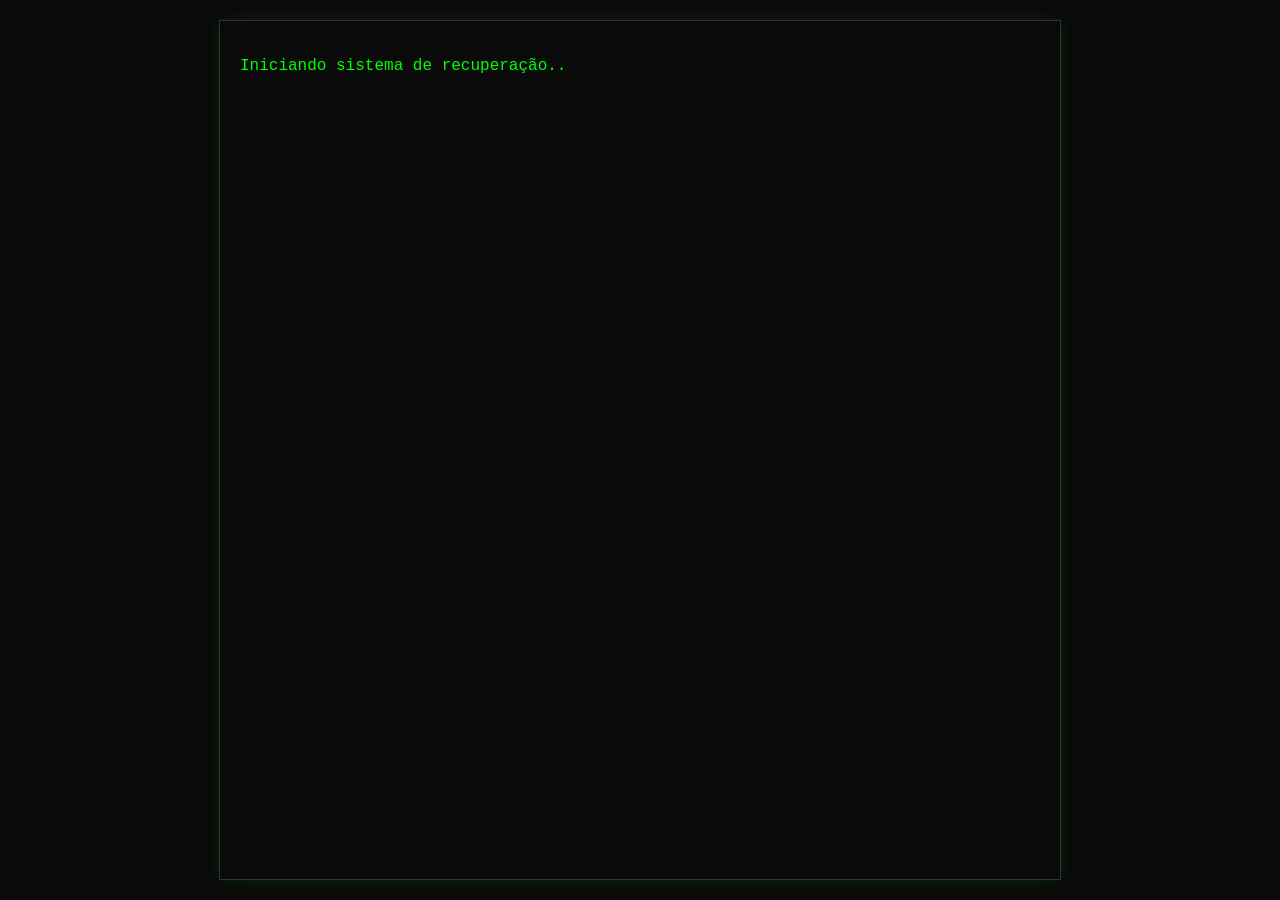
<file: index.html>
<!DOCTYPE html>
<html lang="pt-BR">
<head>
    <meta charset="UTF-8">
    <meta name="viewport" content="width=device-width, initial-scale=1.0">
    <title>LOG</title>
    <link rel="stylesheet" href="/styles/style.css">
</head>
<body>
    <div id="tela-log" class="container">
        <p id="texto-log">Iniciando o sistema...</p>
        <button class="botao-terminal" id="btn-codigo" style="display:none;">[ERRO CRÍTICO: ACESSAR CÓDIGO DO SISTEMA]</button>
    </div>

    <div class="container" id="tela-codigo" style="display: none;">
        <h3>//MÓDULO DE REPARO DE EMERGÊNCIA</h3>
        <P>A linha 42 contém um erro de sintaxe. Corrija para liberar o arquivo de boot</P>
        <textarea id="editor-fake" rows="5">
            <system>
                <status>CORROMPIDO</status>
                <boot_file>BLOQUEADO</boot_file>
            </system>
        </textarea>

        <br>
        <button id="btn-consertar" class="botao-terminal">COMPILAR E RODAR</button>

        <a href="os.html" id="link-os" style="display: none;">[INICIAR_OS.EXE]</a>
    </div>
</body>
<script>
    const telaLog = document.getElementById('tela-log');
    const textoLog = document.getElementById('texto-log');
    const btnCodigo = document.getElementById('btn-codigo');

    const telaCodigo = document.getElementById('tela-codigo');
    const editorFake = document.getElementById('editor-fake');
    const btnConsertar = document.getElementById('btn-consertar');
    const linkOs = document.getElementById('link-os');

    const mensagensLog = [
        "Iniciando sistema de recuperação...",
        "Buscando dispositivo host: [PocketVerse_A.L.M.A]",
        "Conexão estabelecida. Lendo histórico de eventos...",
        "Uso estável  12.03.16",
        "AVISO: Pico de estresse emocional detectado.",
        "Buscando fragmentos de memória do Core.0_2...",
        "Uso estável  12.04.18",
        "ERRO: Ego falho, simulação pesada.",
        "Trocando ego...",
        "Uso estável  12.05.19",
        "AVISO: Queda de pressão brusca.",
        "Tentando reconexão...",
        "FATAL ERROR",
        "Redirecionando para sistema OS recuperado...",
        "FALHA CRÍTICA DE SINCRONIZAÇÃO. SISTEMA TRAVADO."
    ];

let linhaAtual = 0;
let letraAtual = 0;

textoLog.innerHTML = "";
function digitarLog() {
    if(linhaAtual<mensagensLog.length){
        
        if(letraAtual < mensagensLog[linhaAtual].length) {
                textoLog.innerHTML += mensagensLog[linhaAtual].charAt(letraAtual);
                 letraAtual++;
                setTimeout(digitarLog, 30);
        }else {
                textoLog.innerHTML += "<br><br>"
                linhaAtual++;
                letraAtual = 0;
                setTimeout(digitarLog, 600);
        }

    }else{
            btnCodigo.style.display = "block";
    }
}

digitarLog();

btnCodigo.addEventListener('click', function(){
    telaLog.style.display = "none";
    telaCodigo.style.display = "block";
});

btnConsertar.addEventListener('click', function(){
    let codigoDigitado = editorFake.value;
    let codigoMaiusculo = codigoDigitado.toUpperCase();

    if (codigoMaiusculo.includes("LIBERADO")) {
        linkOs.style.display = "block";
        btnConsertar.innerText = "SISTEMA RESTAURADO";
        btnConsertar.style.backgroundColor = "#00ffff";
        btnConsertar.style.color = "#000";
        btnConsertar.disabled = true;
    }else{
        alert("FALHA DE COMPILAÇÃO: O arquivo de boot ainda não foi liberado. Verifique os status.");
    }
});

    
</script>
</html>
</file>
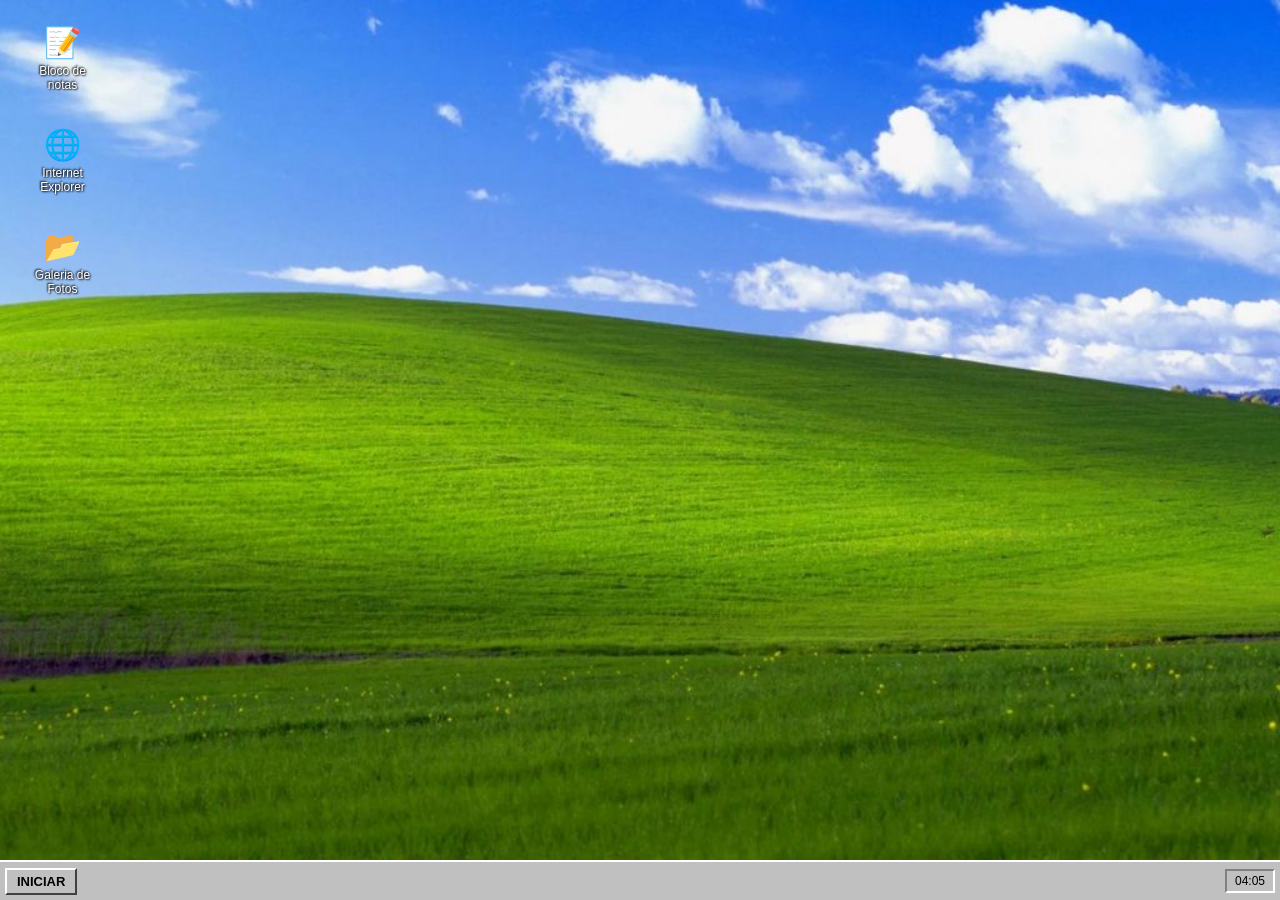
<file: os.html>
<!DOCTYPE html>
<html lang="pt-BR">
<head>
    <meta charset="UTF-8">
    <!-- Meta tag salvadora de celulares -->
    <meta name="viewport" content="width=device-width, initial-scale=1.0">
    <title>OS</title>
    <!-- Linkando o novo arquivo de estilo -->
    <link rel="stylesheet" href="/styles/os.css">
</head>
<body>

    <div id="desktop">

        <div id="barra-tarefas">
            <button id="btn-iniciar">INICIAR</button>
            <span id="relogio">04:05</span>
        </div>

        <div id="grid-icones">
            <div id="icone-notas" class="icone">
                📝
                <p>Bloco de notas</p>
            </div>

            <div id="icone-navegador" class="icone">
                🌐
                <p>Internet Explorer</p>
            </div>

            <div id="icone-fotos" class="icone">
                📂
                <p>Galeria de Fotos</p>
            </div>
        </div>

        <div class="nota-adesiva" id="nota-1">
            <div class="nota-cabecalho">
                <button class="btn-fechar-nota">X</button>
            </div>
            <div class="nota-conteudo">
                <h4>Lista de Mercado</h4>
                <ul>
                    <li>Pão</li>
                    <li>Leite</li>
                    <li>Café</li>
                    <li>Fita Isolante Preta</li>
                    <li>Bateria 9V</li>
                </ul>
            </div>
        </div>

        <div class="nota-adesiva" id="nota-2">
            <div class="nota-cabecalho">
                <button class="btn-fechar-nota">X</button>
            </div>
            <div class="nota-conteudo">
                <h4> A Fazer </h4>
                <ul>
                    <li>Trocar água do aquário</li>
                    <li>Exame de Sangue - Dr.Arnaldo (08:30)</li>
                    <li>Biópsia de pulmão - 14/03</li>
                    <li>Devolver livro da Íris</li>
                </ul>
            </div>
        </div>

        <div class="nota-adesiva" id="nota-3">
            <div class="nota-cabecalho">
                <button class="btn-fechar-nota">X</button>
            </div>
            <div class="nota-conteudo">
                <h4>Sites Favoritos</h4>
                <p>www.horoscopo.com</p><br>
                <p>www.peixes.com</p>
            </div>
        </div>

        <div class="nota-adesiva" id="nota-4">
            <div class="nota-cabecalho">
                <button class="btn-fechar-nota">X</button>
            </div>
            <div class="nota-conteudo">
                <h4>Lembre-se</h4>
                <p>ácido + base = sal e água<br><br> o oxigênio <br>está no grupo 16</p>
            </div>
        </div>

        <div class="nota-adesiva" id="nota-5">
            <div class="nota-cabecalho">
                <button class="btn-fechar-nota">X</button>
            </div>
            <div class="nota-conteudo">
                <h4>Sei lá</h4>
                <p>swrtygjhukhbgvfcxdtuy<br>ijmnvbcfrt</p>
                <p>wwwwowwwulwwtiwwmo</p>
                <p>powwwqwqwwwwnto</p>
                <p>nwwwawwwowwwwvawwwle</p>
            </div>
        </div>
    
   <div id="navegador-window" class="window-maximized">
  
  <!-- Barra superior clássica do Windows 97 -->
  <div class="title-bar">
    <span class="title">Globe Globe - Navegador da Internet</span>
    <button class="close-btn">X</button>
  </div>

  <!-- Barra de Endereço (opcional, mas dá um toque clássico) -->
  <div class="address-bar">
    <label>Endereço:</label>
    <input type="text" id="url-input" placeholder="Digite www.horoscopo.com ou www.peixes.com">
    <button onclick="navegarUrl()"> Ir </button>
    <button class="voltar" id="btn-hub"> Voltar </button>
  </div>

  <!-- Área de Conteúdo -->
  <div class="browser-content">
    
    <!-- PÁGINA 1: BUSCA (GLOBE GLOBE) -->
    <div id="page-search" class="page active">
      <div class="globe-logo">
        <span class="c-blue a-bounce">G</span>
        <span class="c-red a-spin">l</span>
        <span class="c-yellow a-wave">o</span>
        <span class="c-blue a-bounce">b</span>
        <span class="c-green a-spin">e</span>
        <span>&nbsp;</span>
        <span class="c-blue a-wave">G</span>
        <span class="c-red a-bounce">l</span>
        <span class="c-yellow a-spin">o</span>
        <span class="c-blue a-wave">b</span>
        <span class="c-green a-bounce">e</span>
      </div>
      
      <div class="search-area">
        <input type="text" id="search-input" placeholder="O que você procura?">
        <div class="search-buttons">
          <button onclick="pesquisar()">Pesquisar no Globe Globe</button>
          <button>Estou com sorte</button>
        </div>
      </div>
    </div>

  </div>

   <!-- PÁGINA 2: HORÓSCOPO -->
            <div id="page-horoscope" class="page hidden">
              <div class="horo-container">
                
                <div class="horo-header">
                  <h1 class="horo-title">🔮 O Grande Horóscopo de 1997 🔮</h1>
                  <p class="horo-subtitle">Seu futuro digitalmente revelado pelas estrelas.</p>
                </div>

                <div class="horo-content">
                  
                  <h2>Capítulo I: A Convergência dos Símbolos e o Espelho de Vidro</h2>
                  <p>
                    Desde os primórdios da civilização, a humanidade busca na simbologia uma forma de decodificar o invisível. Das pinturas rupestres às margens do Nilo, a necessidade de projetar a alma em ícones permaneceu inalterada. Hoje, no limiar de um novo milênio, essa mesma busca migrou para as telas incandescentes dos monitores. O fluxo de elétrons que percorre os circuitos não é diferente do fluido vital que os antigos alquimistas tentavam canalizar em seus laboratórios herméticos.
                  </p>
                  <p>
                    Quando você se conecta à rede, o som estridente do modem nada mais é do que um mantra moderno, um encantamento acústico projetado para alinhar as frequências do plano físico com a vasta noosfera digital. O <strong>aquário</strong> de vidro em que nos debruçamos todos os dias — o monitor — atua como um espelho de obsidiana. Nele, refletem-se nossas dúvidas mais profundas, nossos medos velados e nossa perpétua busca por orientação em um mundo cada vez mais veloz e impessoal.
                  </p>
                  <p>
                    O Tarot surge nesse cenário não como uma superstição arcaica, mas como o sistema operacional definitivo da psique humana. Cada uma das 78 cartas funciona como uma linha de código primordial, um algoritmo simbólico capaz de processar os dilemas existenciais que nenhum computador moderno consegue calcular. Compreender o Tarot é aprender a ler a linguagem de programação do próprio destino.
                  </p>
                  <p>
                    Muitos questionam se a máquina é capaz de abrigar o sagrado. A resposta reside na intenção. Onde houver foco, haverá manifestação. A energia espiritual não se limita ao papel impresso ou ao pergaminho antigo; ela flui com igual intensidade através de transistores e fios de cobre. O pulso elétrico é apenas a manifestação física do pensamento, e o pensamento é a matéria-prima de toda a magia conhecida.
                  </p>
                  <p>
                    Ao navegar por estas linhas, você está iniciando uma sessão de alinhamento cármico. As palavras escolhidas aqui foram organizadas segundo frequências geométricas específicas. Preste atenção aos detalhes subtlemente destacados. Nada do que está escrito nesta página foi disposto ao acaso; cada termo em destaque carrega um peso vibracional projetado para ressoar com o seu subconsciente.
                  </p>
                  <p>
                    A busca pela verdade exige paciência. Em uma época em que as pessoas exigem respostas instantâneas, o verdadeiro estudante do oculto sabe que o conhecimento autêntico exige tempo para ser assimilado. É necessário permitir que o significado de cada símbolo decante na mente, como a poeira que se assenta no fundo de um frasco cristalino após uma tempestade agitada.
                  </p>
                  <p>
                    A chave para a compreensão não está na força bruta do intelecto, mas na capacidade de observar as conexões invisíveis. O universo opera através de sincronicidades — pequenos eventos cotidianos que parecem coincidências banais, mas que na verdade constituem o tecido vivo da realidade. Um número repetido na tela, um sobressalto sem explicação, ou uma gota de <strong>sangue</strong> que mancha o papel de um exame esquecido sobre a mesa.
                  </p>
                  <p>
                    Aproxime-se, portanto, deste tratado com o respeito devido aos grandes grimórios do passado. O que se segue é o mapeamento detalhado da jornada da alma através dos grandes arquétipos da existência, traduzidos para a linguagem da mente contemporânea.
                  </p>

                  <h2>Capítulo II: A Saga dos Arcanos e o Código da Alma</h2>
                  <p>
                    No centro do sistema do Tarot reside o grupo conhecido como Arcanos Maiores. Estas vinte e duas cartas representam os grandes marcos da jornada humana, desde a inocência primordial até a integração total com o todo. A narrativa começa com O Louco, a carta de número zero. O Louco não é um tolo no sentido vulgar da palavra, mas sim a alma pura, desprovida de preconceitos ou amarras sociais, pronta para saltar no abismo da experiência terrena.
                  </p>
                  <p>
                    À medida que avança, O Louco encontra O Mago, o mestre da manifestação que domina os quatro elementos fundamentais. O Mago ensina que a vontade dirigida é a ferramenta mais poderosa do universo. Ele segura o bastão da intenção e nos lembra que temos a capacidade de transformar a matéria bruta em realizações concretas, bastando para isso compreender as leis secretas da causa e do efeito que regem o cosmos.
                  </p>
                  <p>
                    Em seguida, surge A Sacerdotisa, a guardiã do véu do templo. Ela se senta entre as colunas da luz e da obscuridade, sustentando o papiro do conhecimento oculto. A Sacerdotisa representa a intuição pura, aquela voz silenciosa que nos sopra verdades ao ouvido durante as horas calmas da madrugada. Ela nos avisa que nem tudo deve ser revelado imediatamente; certos mistérios exigem o silêncio da contemplação antes de virem à luz.
                  </p>
                  <p>
                    O ciclo prossegue com A Imperatriz e O Imperador, a dualidade da criação e da estrutura. Enquanto A Imperatriz personifica a abundância da natureza, a fertilidade e a gestação de novas ideias, O Imperador traz a lei, a disciplina e a ordem necessária para construir impérios duradouros. Sem a visão generosa da Imperatriz, o mundo se torna árido; sem a firmeza do Imperador, o caos devora toda a criação.
                  </p>
                  <p>
                    A jornada exige confrontos dolorosos. Mais adiante na caminhada, encontramos A Torre, a carta da ruptura inevitável. A Torre surge quando as estruturas que construímos sobre bases falsas entram em colapso. O raio da verdade atinge o topo da ilusão, destruindo os muros do ego para que a alma possa respirar novamente. Embora a queda seja aterrorizante, ela é o único meio de nos libertar das prisões morais que nós mesmos erguemos.
                  </p>
                  <p>
                    Após a destruição da Torre, surge A Estrela, trazendo a promessa de renovação e esperança. Sob a luz suave dos astros, as feridas começam a cicatrizar. A Estrela nos ensina a confiar novamente no fluxo da vida, restaurando a fé e purificando a mente após a tempestade. Ela representa o momento em que limpamos o rastro de erros passados e nos preparamos para receber novas bênçãos com o coração purificado.
                  </p>
                  <p>
                    Não podemos esquecer O Eremita, aquele que caminha sozinho na noite segurando uma lanterna acesa. Ele representa a busca interior necessária que todos devem empreender em algum momento. Para encontrar a verdadeira luz, é preciso afastar-se do ruído da multidão e consultar as páginas do próprio coração, como quem busca o título esquecido de um antigo <strong>livro</strong> na estante mais alta de uma biblioteca silenciosa.
                  </p>
                  <p>
                    A jornada dos Arcanos é contínua e cíclica. Quando a última carta — O Mundo — é alcançada, a alma completa seu aprendizado nesta esfera. No entanto, a roda nunca para de girar. Toda conclusão carrega em si a semente de um novo começo, convidando O Louco a dar o primeiro passo rumo a uma nova odisseia de aprendizado e transformação espiritual.
                  </p>

                  <h2>Capítulo III: O Protocolo Divinatório e os Sinais do Cotidiano</h2>
                  <p>
                    Para aplicar esses ensinamentos em sua rotina, não são necessários rituais elaborados ou cálices de prata. O poder do Tarot reside na clareza da intenção e no respeito ao momento da consulta. Antes de embaralhar as cartas, é fundamental que o praticante busque um estado de quietude interior, limpando a mente das preocupações mundanas e das interferências do cotidiano.
                  </p>
                  <p>
                    Formule sua pergunta com precisão. Questões vagas geram respostas nebulosas. Evite perguntar sobre assuntos fúteis ou tentar adivinhar o futuro de terceiros sem autorização; o Tarot é um instrumento de autoconhecimento, não uma ferramenta de bisbilhotice alheia. Concentre-se em sua própria jornada, em seus dilemas reais e nas decisões que estão ao seu alcance.
                  </p>
                  <p>
                    O método clássico da tiragem de três cartas permanece como um dos mais eficientes. A primeira carta revela as influências do passado que moldaram a situação atual; a segunda expõe o estado presente com todas as suas forças e obstáculos invisíveis; a terceira aponta a tendência do futuro caso o caminho atual seja mantido. Essa disposição simples oferece um panorama claro e acionável para qualquer problema.
                  </p>
                  <p>
                    Fique atento aos sinais que surgem ao seu redor durante a leitura. Se uma vela tremeluzir sem vento, se um ruído estranho soar na linha telefônica ou se o ponteiro do <strong>relógio</strong> parecer hesitar por uma fração de segundo, anote a ocorrência. Os planos sutis frequentemente utilizam essas pequenas anomalias físicas para confirmar uma intuição ou chamar a atenção para um detalhe negligenciado.
                  </p>
                  <p>
                    Ao interpretar os símbolos, confie na primeira impressão que a imagem lhe causar. A mente analítica costuma tentar racionalizar e suavizar as mensagens desagradáveis, mas a intuição primária raramente falha. Se uma carta lhe causar desconforto, examine a fundo a razão desse sentimento. É precisamente onde sentimos resistência que reside a nossa maior oportunidade de crescimento espiritual.
                  </p>
                  <p>
                    Mantenha um registro escrito de todas as suas consultas. Anotar as cartas sorteadas, a data da tiragem e os sentimentos vivenciados no momento permite acompanhar a evolução dos acontecimentos ao longo do tempo. Com os meses, você começará a perceber padrões recorrentes, revelando a mecânica oculta do seu próprio destino com uma clareza surpreendente.
                  </p>

                  <p>
                    Compreenda que o Tarot não determina um destino inexorável. As cartas mostram o caminho de menor resistência baseado na energia do momento presente. Você sempre possui o livre-arbítrio para alterar sua rota. Se o mapa indicar um abismo à frente, use essa informação para mudar de direção, e não para se resignar com o impacto.
                  </p>
                  <p>
                    Concluímos este tratado lembrando que a sabedoria mágica é um dever de responsabilidade. Use o conhecimento adquiridos aqui para iluminar o seu próprio caminho e ajudar aqueles que buscam orientação na escuridão. O universo retribui a cada ação na mesma medida; semeie clareza e colherá discernimento em todas as suas jornadas.
                  </p>

                </div>

                <!-- O ANÚNCIO CLÁSSICO DE 1997 -->
                <div class="horo-ad">
                  <h3>🌟 ATENÇÃO: DESCUBRA SEU DESTINO HOJE! 🌟</h3>
                  <p>Não deixe o seu futuro nas mãos da sorte! Adquira agora mesmo o seu <strong>Baralho de Tarot de marselha Consagrado</strong>.</p>
                  <p>Acompanha manual de instruções em disquete e uma pedra de ametista para purificar a energia do seu monitor.</p>
                  <br>
                  <p>Preço Promocional: R$ 35,00 + Frete</p>
                  <p>Interessados, enviar e-mail IMEDIATAMENTE para:</p>
                  <h2 class="piscar">tarot_mistico1997@gmail.com</h2>
                </div>

              </div>
            </div>

    <div id="page-fishes" class="page">
  <!-- ANÚNCIO LATERAL ESQUERDO (SKYSCRAPER LEFT) -->
  <div class="sidebar-ad-left sidebar-ad">
    <h4>🔥 OFERTA! 🔥</h4>
    <div class="ad-img-box"> <img src="/assets/kp.jpg" alt=""> </div>
    <p>Protetor de tela Aquário 3D em disquete!</p>
    <a href="#" class="btn-ad" style="font-size: 10px; padding: 4px 8px">BAIXAR</a>
  </div>

  <!-- ANÚNCIO LATERAL DIREITO (SKYSCRAPER RIGHT) -->
  <div class="sidebar-ad-right sidebar-ad">
    <h4>⚠️ ATENÇÃO ⚠️</h4>
    <div class="ad-img-box"><img src="/assets/kp.jpg" alt=""></div>
    <p>Ganhe um Peixe Palhaço Grátis na compra de 2 rações!</p>
    <a href="#" class="btn-ad" style="font-size: 10px; padding: 4px 8px">PEGAR</a>
  </div>

  <!-- BANNER DE CABEÇALHO (TOPO DO SITE) -->
  <div class="header-ad-banner">
    🚨 ALERTA DE PROMOÇÃO: COMPRE SEU KIT DE REAGENTES QUÍMICOS PARA AQUÁRIOS!
    <a href="#" onclick="alert('Pista: O pH da água depende da reação entre ácido e base!')">CLIQUE AQUI</a>
  </div>

  <!-- PARTÍCULAS DE BOLHAS ANIMADAS NO FUNDO -->
  <div class="bolhas-container">
    <div class="bolha"></div>
    <div class="bolha"></div>
    <div class="bolha"></div>
    <div class="bolha"></div>
    <div class="bolha"></div>
    <div class="bolha"></div>
  </div>

  <!-- CONTEÚDO PRINCIPAL DA PÁGINA -->
  <div class="fish-container">
    <div class="fish-header">
      <h1 class="fish-title">🌊 O MUNDO DOS PEIXES 🌊</h1>
      <p class="fish-subtitle">Enciclopédia Aquática Virtual - Edição Especial: A Árvore Genealógica dos Mares</p>
    </div>
                <div class="fish-content">
                  
                  <h2>Capítulo 1: O Berço Primitivo e a Dinastia dos Tubarões</h2>
                  
                  <p>Para compreender a vastidão da vida oceânica e as conexões invisíveis que unem as criaturas mais díspares, precisamos mergulhar nas profundezas do tempo. Muito antes de os primeiros anfíbios rastejarem para a terra firme, o oceano já era um laboratório borbulhante de experimentação biológica. A água, solvente universal da vida, abrigava o caldo primordial de onde todos nós viemos.</p>
                  
                  <p>Quando olhamos para a árvore evolutiva, os tubarões são como fantasmas vivos de um passado inimaginavelmente distante. Eles pertencem à classe dos Condrictes, os peixes cartilaginosos. Isso significa que, ao contrário da maioria dos vertebrados que você conhece, o esqueleto de um tubarão não é feito de ossos calcificados, mas sim de uma cartilagem flexível e resistente.</p>
                  
                  <p>Os tubarões surgiram há mais de 400 milhões de anos. Eles sobreviveram a nada menos que quatro grandes extinções em massa, incluindo aquela que dizimou os dinossauros. Enquanto o mundo na superfície fervia, congelava, rachava e se transformava, os tubarões continuavam patrulhando o azul profundo, aperfeiçoando seu design predatório.</p>
                  
                  <a href="index.html" class="img-link">
                    <div class="img-placeholder"><img src="/assets/tutuba.png" alt="imagem de tubarão"></div>
                  </a>

                 <p>A pele de um tubarão não é coberta por escamas normais, mas por dentículos dérmicos. São pequenas estruturas semelhantes a dentes que reduzem o atrito com a água, tornando-os nadadores formidavelmente silenciosos e letais. Esse design hidrodinâmico é tão perfeito que engenheiros humanos o copiam para criar trajes de natação e cascos de submarinos.</p>
                  <p>O sistema sensorial desses reis primitivos é outra obra-prima da natureza. Através das Ampolas de Lorenzini, pequenos poros em seus focinhos, eles são capazes de detectar os campos elétricos gerados pelas batidas do coração de uma presa escondida sob a areia do fundo do mar. Eles sentem a vida pulsar antes mesmo de vê-la.</p>
                  <p>Como superpredadores, os tubarões exercem a função de "médicos" dos oceanos. Eles removem os indivíduos doentes e fracos das populações de peixes, garantindo que apenas os mais fortes se reproduzam. Sem a presença reguladora dos tubarões, os ecossistemas marinhos entrariam em colapso devido à superpopulação e doenças.</p>

                  <!-- BANNER AD 1 (ANÚNCIO COMUM) -->
                  <div class="fish-ad">
                    <h3>🦈 PROTETOR DE TELA TUBARÃO 3D (1997) 🦈</h3>
                    <p>Transforme seu monitor num aquário virtual de alta resolução! Baixe o arquivo ZIP agora mesmo (Apenas 1.4MB).</p>
                    <a href="#" class="btn-ad">BAIXAR AGORA</a>
                  </div>

                  <p>Houve uma época em que tubarões do tamanho de ônibus escolares, como o temível Megalodon, dominavam as águas. Embora o Megalodon tenha se extinguido, seus parentes menores e mais adaptáveis, como o tubarão-branco e o tubarão-tigre, herdaram o trono, provando que o tamanho nem sempre é a chave para a sobrevivência em um mundo em mutação.</p>
                  
                  <p>Eles são os sentinelas do oceano, a raiz de uma linhagem que escolheu não se complicar com ossos pesados. No entanto, a evolução é uma força inquieta e implacável. Enquanto os tubarões dominavam as águas abertas, outro grupo de criaturas começava a experimentar uma nova tecnologia biológica.</p>
                  
                  <p>Esse novo grupo estava desenvolvendo uma novidade anatômica que mudaria para sempre a face do planeta Terra: o osso verdadeiro. Uma bifurcação silenciosa aconteceu sob as ondas, dividindo o reino marinho para sempre.</p>
                  
                  <p>Essa divergência evolutiva marca o momento em que a história dos tubarões se separa da história do resto dos vertebrados. Os peixes que optaram pelo caminho dos ossos calcificados dariam origem a uma diversidade alucinante de formas de vida, preparando o terreno para a próxima grande revolução aquática.</p>

                  <h2>Capítulo 2: O Triunfo dos Ossos e a Saga do Peixe Dourado</h2>
                  
                  <p>Os Osteíctes, ou peixes ósseos, representam a esmagadora maioria das espécies que conhecemos hoje. Ao substituírem a cartilagem por esqueletos rígidos de cálcio, eles ganharam novas possibilidades estruturais. Ossos fortes permitiram o desenvolvimento de nadadeiras mais complexas e músculos especializados.</p>
                  
                  <p>Uma de suas inovações mais brilhantes foi a bexiga natatória. Esse órgão semelhante a um balão interno permite que os peixes ósseos flutuem em diferentes profundidades sem precisarem gastar energia nadando constantemente, uma vantagem enorme sobre os tubarões, que tendem a afundar se pararem de nadar.</p>
                  
                  <p>Dentro desse vasto grupo, uma família em particular chama a atenção: os Ciprinídeos. E é aqui que entra o humilde peixe dourado (Carassius auratus). Visto frequentemente como um enfeite de vidro, ele carrega em seu DNA uma história de sobrevivência extrema.</p>
                  
                  <a href="index.html" class="img-link">
                    <div class="img-placeholder"><img src="/assets/xipee.webp" alt="peixe dourado"></div>
                  </a>

                  <p>Originários da Ásia Oriental, os ancestrais selvagens do peixe dourado eram carpas prateadas e opacas que habitavam lagos turvos. A evolução equipou essas criaturas com uma capacidade incrível de sobrevivência em águas gélidas e com baixo nível de oxigênio durante o inverno rigoroso.</p>
                  <p>Quando os lagos congelavam, esses peixes conseguiam suspender seu metabolismo. Eles literalmente transformavam o ácido lático produzido pelo corpo em etanol para evitar o envenenamento celular, sobrevivendo embriagados no fundo do lago até o derretimento do gelo na primavera.</p>
                  
                  <!-- BANNER AD 2 (ANÚNCIO DE QUÍMICA DISFARÇADO COMO UM ANÚNCIO NORMAL) -->
                  <div class="fish-ad">
                    <h3>🧪 LABORATÓRIOS DR. ARNALDO - SOLUÇÕES QUÍMICAS 🧪</h3>
                    <p>Precisa equilibrar o pH do seu aquário? Lembre-se: <strong>Ácido + Base = Sal e Água</strong>.</p>
                    <p>Confira nossa tabela periódica interativa no catálogo digital!</p>
                    <a href="#" class="btn-ad" onclick="alert('Pista gravada: Porque tem tanto sal no oceano?')">VER CATÁLOGO (PDF)</a>
                  </div>

                  <p>A transformação da carpa selvagem no peixe brilhante que conhecemos começou na China antiga. Mutações genéticas naturais produziram escamas amareladas e alaranjadas. Esses peixes raros foram isolados em lagoas ornamentais e poupados de predadores.</p>
                  
                  <p>Durante a Dinastia Song, a posse dessas criaturas tornou-se um símbolo de status e nobreza. A seleção artificial humana, cruzando os espécimes mais vibrantes ao longo de séculos, esculpiu a infinidade de formatos de caudas, olhos e cores que adornam nossos aquários modernos.</p>
                  
                  <p>O peixe dourado percebe o mundo de maneira fascinante. Além de enxergar mais cores do que nós (incluindo luz ultravioleta), eles possuem uma linha lateral ao longo do corpo, um órgão sensorial que detecta vibrações e mudanças de pressão na água, sentindo o movimento antes do impacto.</p>
                  
                  <p>Ao contrário do mito popular, a memória deles não dura apenas três segundos. Estudos comprovam que eles conseguem lembrar de rotinas, distinguir rostos humanos e até serem treinados para passar por pequenos obstáculos, provando que cérebros pequenos podem ser extremamente eficientes.</p>
                  
                  <p>O peixe dourado e o tubarão branco compartilham um ancestral comum muito antigo. O peixe dourado é a prova de que a evolução não segue apenas o caminho do "maior e mais forte", mas também o da adaptabilidade pacífica e da simbiose cultural com a humanidade.</p>

                  <div class="fish-ad ad-quimica">
                       <h3>🧪 LABORATÓRIOS DR. ARNALDO - SOLUÇÕES QUÍMICAS 🧪</h3>
                        <p>Porque tem sal na água do mar? Lembre-se: <strong> é um produto vindo do ácido clorídrico com hidróxido de sódio</strong>.</p>
                        <p>Confira nossa tabela periódica interativa no catálogo digital!</p>
                        <a href="/peixes/quimica.html" class="btn-ad btn-quimica" onclick="alert('E se eles tem montes de areia, nós temos couro de sereia')">VER CATÁLOGO (PDF)</a>
                   </div>
                  
                  <h2>Capítulo 3: O Retorno ao Lar e o Mistério das Baleias</h2>
                  
                  <p>Se os tubarões representam a água, e os peixes dourados o ápice ósseo, as baleias são a maior reviravolta da natureza. Para entender essa conexão, precisamos olhar para os peixes ósseos que, há milhões de anos, decidiram explorar além da superfície da água e invadir as margens lamacentas.</p>
                  
                  <p>Esses peixes primitivos desenvolveram pulmões rústicos e nadadeiras lobadas. Eles se arrastaram para a terra, deram origem aos anfíbios, depois aos répteis e, finalmente, aos mamíferos de sangue quente. Toda a fauna terrestre é herdeira desses corajosos desbravadores das poças.</p>
                  
                  <p>Contudo, há cerca de 50 milhões de anos, um pequeno mamífero terrestre parecido com um lobo, chamado Pakicetus, começou a caçar nas águas rasas. Ao longo de incontáveis gerações, os descendentes do Pakicetus foram se readaptando ao ambiente aquático. Eles estavam voltando para casa.</p>
                  
                  <a href="index.html" class="img-link">
                    <div class="img-placeholder"><img src="/assets/amgdaseleia.png" alt="baleia"></div>
                  </a>

                  <p>Suas pernas traseiras encolheram, seus corpos se alongaram para imitar o formato hidrodinâmico dos peixes e eles perderam a pelagem. Esse foi o nascimento dos cetáceos: a grandiosa linhagem das baleias e dos graciosos golfinhos.</p>
                  
                  <p>Por isso, a baleia não é um peixe. Quando uma orca desliza ao lado de um tubarão, estamos vendo um reencontro evolutivo. O tubarão nunca saiu de casa; a baleia é a parente que foi tentar a vida na terra, evoluiu pulmões e decidiu voltar para o azul.</p>
                  
                  <p>A anatomia da baleia denuncia seu passado terrestre. Elas nadam movendo a cauda para cima e para baixo (como um mamífero correndo), enquanto peixes e tubarões movem a cauda lateralmente. Elas também amamentam seus filhotes e precisam subir à superfície para respirar o mesmo ar que nós.</p>

                  <!-- BANNER AD 3 -->
                  <div class="fish-ad">
                    <h3>🐋 EXPEDIÇÃO DE OBSERVAÇÃO DE BALEIAS 🐋</h3>
                    <p>Reserve sua viagem de barco para ver as Jubartes de perto! Vagas limitadas para a temporada de 1998.</p>
                    <a href="#" class="btn-ad">RESERVAR TICKET</a>
                  </div>

                  <p>Dentro de algumas espécies gigantes, escondidos na massa muscular, ainda restam pequenos ossos residuais da pelve e pernas traseiras. São fósseis internos, ecos de um passado em que suas tataravós caminhavam sobre quatro patas pelas praias pré-históricas.</p>
                  
                  <p>Os Odontocetos, cetáceos com dentes como os golfinhos e cachalotes, desenvolveram a ecolocalização. Um sonar biológico tão avançado que permite que eles "vejam" o interior de outros animais através de ondas sonoras, navegando pela escuridão total do oceano profundo.</p>
                  
                  <p>As baleias de barbatana, por outro lado, tornaram-se os maiores animais que já existiram filtrando os menores seres do oceano. A baleia-azul pode ter um coração do tamanho de um pequeno carro, bombeando sangue quente em um ambiente gelado, desafiando todos os limites da biologia.</p>
                  
                  <p>Esses gigantes possuem cérebros formidáveis, culturas matrilineares complexas e canções que viajam por bacias oceânicas inteiras. Elas são a prova viva de que a vida sempre encontra formas poéticas e espetaculares de reocupar espaços deixados em branco.</p>

                  <h2>Capítulo 4: A Teia da Vida Oceânica</h2>
                  <p>A conexão entre o tubarão ancestral, o peixe dourado casteleiro e a baleia prodígio forma um triângulo que resume a saga da vida na Terra. Eles compartilham a mesma água, as mesmas correntes, mas cada um escreveu sua própria história de sobrevivência no grande livro do DNA.</p>
                  
                  <p>Oceano abaixo, a vida se organiza em camadas. Longe do sol, nas planícies abissais, fontes hidrotermais fervem com bactérias que não dependem da luz solar, mas de reações químicas violentas. Lá, criaturas bizarras prosperam no escuro absoluto, alheias ao mundo iluminado acima delas.</p>
                  
                  <p>Na zona crepuscular (mesopelágica), ocorre diariamente a maior migração em massa do planeta. Bilhões de pequenos peixes e lulas sobem à superfície à noite para se alimentar, retornando às profundezas antes do amanhecer para fugir dos predadores.</p>
                  
                  <a href="index.html" class="img-link">
                    <div class="img-placeholder"><img src="/assets/coco.webp" alt="estrutura e corais"></div>
                  </a>

                  <p>Mais perto das costas, os recifes de coral agem como as metrópoles do oceano. Estruturas vivas construídas milímetro a milímetro por minúsculos pólipos formam cidades submersas que abrigam um quarto de todas as espécies marinhas, numa explosão de cores e competição.</p>
                  
                  <p>Mas tudo isso depende dos invisíveis guerreiros do mar: o fitoplâncton. Essas algas microscópicas geram mais da metade do oxigênio que respiramos. Cada segunda respiração que você toma, enquanto lê esta tela, é um presente direto das minúsculas plantas marinhas flutuando nas ondas.</p>
                  
                  <p>As correntes oceânicas atuam como o sistema circulatório do planeta. Elas distribuem calor dos trópicos para os polos e trazem nutrientes das profundezas, interligando ecossistemas que parecem isolados, mas que dependem intimamente uns dos outros para não colapsar.</p>
                  
                  <p>Infelizmente, essa rede ancestral enfrenta suas provações. Mudanças na temperatura e acidez da água ameaçam desmontar o trabalho de milhões de anos. Tubarões, peixes ósseos e baleias agora navegam em águas alteradas pelo mamífero terrestre mais inquieto de todos: nós mesmos.</p>
                  
                  <p>Ainda assim, a resiliência da vida é avassaladora. Assim como a carpa que sobrevive no gelo e a baleia que redescobriu o mar, a biologia se recicla e busca atalhos. O código fonte da natureza é cheio de <em>backups</em> impressionantes.</p>
                  
                  <p>Ao conectar os pontos desta imensa teia, percebemos que o isolamento é uma ilusão. Seja nas anotações soltas de um sistema operacional antigo, num <strong>relógio</strong> que avança sem parar, ou nas profundezas do Pacífico, as peças sempre se encaixam se olharmos com atenção.</p>
                  
                  <p>Você completou esta imersão. Quando fechar este navegador e olhar para as notas da sua tela, lembre-se: do tubarão à baleia, do fundo do mar à internet discada, tudo está rodando no mesmo infinito e misterioso sistema operacional da vida.</p>
                </div>
        <!-- POPUP MINIGAME AMONG US (SISTEMA DE FIOS) -->
      <!-- POPUP MINIGAME AMONG US (SISTEMA DE FIOS DE 5 CORES) -->
  <div id="popup-ad-overlay">
    <div class="popup-box">
      <div class="popup-header">
        <span>⚠️ ERRO DO SISTEMA (AMONG US)</span>
      </div>
      <div class="popup-body">
        <p><strong>REPARE O PAINEL DE FIOS PARA CONTINUAR!</strong></p>
        <p style="font-size: 11px; margin-bottom: 10px;">Clique num fio da esquerda e conecte-o até a cor correspondente na direita:</p>
        
        <div class="wires-container" id="wires-container">
          <!-- Canvas SVG transparente onde as linhas dos fios serão desenhadas -->
          <svg id="wires-svg"></svg>
          
          <div class="wires-column left-column">
            <button class="wire-btn wire-red" data-side="left" data-color="red">VERMELHO</button>
            <button class="wire-btn wire-blue" data-side="left" data-color="blue">AZUL</button>
            <button class="wire-btn wire-yellow" data-side="left" data-color="yellow">AMARELO</button>
            <button class="wire-btn wire-green" data-side="left" data-color="green">VERDE</button>
            <button class="wire-btn wire-pink" data-side="left" data-color="pink">ROSA</button>
          </div>

          <div class="wires-column right-column">
            <!-- Cores embaralhadas para o minigame -->
            <button class="wire-btn wire-blue" data-side="right" data-color="blue">AZUL</button>
            <button class="wire-btn wire-green" data-side="right" data-color="green">VERDE</button>
            <button class="wire-btn wire-red" data-side="right" data-color="red">VERMELHO</button>
            <button class="wire-btn wire-pink" data-side="right" data-color="pink">ROSA</button>
            <button class="wire-btn wire-yellow" data-side="right" data-color="yellow">AMARELO</button>
          </div>
        </div>

        <button id="close-popup-btn" class="close-popup-btn" onclick="closePopup()" disabled>FECHAR ANÚNCIO (BLOQUEADO)</button>
      </div>
    </div>
  </div>

<script>
document.addEventListener('DOMContentLoaded', () => {
  let maiorZIndex = 10;

  // --- ELEMmentos do DOM ---
  const iconeNotas = document.getElementById('icone-notas');
  const todasNotas = document.querySelectorAll('.nota-adesiva');
  const botoesFechar = document.querySelectorAll('.btn-fechar-nota');

  const iconeNavegador = document.getElementById('icone-navegador');
  const janelaNavegador = document.getElementById('navegador-window');
  const btnFecharNavegador = janelaNavegador ? janelaNavegador.querySelector('.close-btn') : null;
  const btnVoltar = document.getElementById('btn-hub');

  // --- 1. REABRIR TODAS AS NOTAS ---
  if (iconeNotas) {
    iconeNotas.addEventListener('click', () => {
      todasNotas.forEach(nota => {
        nota.style.display = 'block';
      });
    });
  }

  // --- 2. FECHAR NOTA INDIVIDUAL ---
  botoesFechar.forEach(botao => {
    botao.addEventListener('pointerdown', (e) => {
      e.stopPropagation();
    });

    botao.addEventListener('click', () => {
      const notaPai = botao.closest('.nota-adesiva');
      if (notaPai) notaPai.style.display = 'none';
    });
  });

  // --- 3. FOCO E SISTEMA DE ARRASTE (DRAG & DROP) ---
  todasNotas.forEach(nota => {
    const cabecalho = nota.querySelector('.nota-cabecalho');
    let estaArrastando = false;
    let offsetX = 0, offsetY = 0;

    nota.addEventListener('pointerdown', () => {
      maiorZIndex++;
      nota.style.zIndex = maiorZIndex;
    });

    if (cabecalho) {
      cabecalho.addEventListener('pointerdown', (e) => {
        estaArrastando = true;
        offsetX = e.clientX - nota.offsetLeft;
        offsetY = e.clientY - nota.offsetTop;
        cabecalho.setPointerCapture(e.pointerId);
      });

      cabecalho.addEventListener('pointermove', (e) => {
        if (!estaArrastando) return;
        nota.style.left = `${e.clientX - offsetX}px`;
        nota.style.top = `${e.clientY - offsetY}px`;
      });

      cabecalho.addEventListener('pointerup', (e) => {
        estaArrastando = false;
        cabecalho.releasePointerCapture(e.pointerId);
      });
    }
  });

  // --- ABRIR E FECHAR O NAVEGADOR ---
  if (iconeNavegador && janelaNavegador) {
    iconeNavegador.addEventListener('click', () => {
      janelaNavegador.style.display = 'flex';
      mostrarPagina('page-search');
      const urlInput = document.getElementById('url-input');
      if (urlInput) urlInput.value = 'http://www.globeglobe.com';
    });
  }

  if (btnFecharNavegador) {
    btnFecharNavegador.addEventListener('click', () => {
      janelaNavegador.style.display = 'none';
    });
  }

  // --- BOTÃO DE VOLTAR PARA O HUB ---
  if (btnVoltar) {
    btnVoltar.addEventListener('click', () => {
      mostrarPagina('page-search');
      const urlBar = document.getElementById('url-input');
      if (urlBar) urlBar.value = 'http://www.globeglobe.com';
    });
  }

  // --- PESQUISA / INPUTS COM ENTER ---
  const searchInput = document.getElementById('search-input');
  if (searchInput) {
    searchInput.addEventListener('keypress', (e) => {
      if (e.key === 'Enter') pesquisar();
    });
  }

  const urlInput = document.getElementById('url-input');
  if (urlInput) {
    urlInput.addEventListener('keypress', (e) => {
      if (e.key === 'Enter') navegarUrl();
    });
  }
});

// --- SISTEMA DE NAVEGAÇÃO ENTRE PÁGINAS ---
function mostrarPagina(idPagina) {
  document.querySelectorAll('.page').forEach(page => {
    page.classList.remove('active');
    page.classList.add('hidden');
    page.style.display = ''; // Limpa estilos inline que conflitem com a classe hidden
  });

  const paginaDesejada = document.getElementById(idPagina);
  if (paginaDesejada) {
    paginaDesejada.classList.remove('hidden');
    paginaDesejada.classList.add('active');
  }
}

function processarNavegacao(texto) {
  const inputFormatado = texto.toLowerCase().trim();
  const urlBar = document.getElementById('url-input');

  if (inputFormatado === 'www.horoscopo.com' || inputFormatado === 'horoscopo') {
    mostrarPagina('page-horoscope');
    if (urlBar) urlBar.value = 'http://www.horoscopo.com';
  } 
  else if (inputFormatado === 'www.peixes.com' || inputFormatado === 'peixes') {
    mostrarPagina('page-fishes');
    if (urlBar) urlBar.value = 'http://www.peixes.com';
  } 
  else {
    mostrarPagina('page-search');
    if (urlBar) urlBar.value = 'http://www.globeglobe.com';
    alert("O Globe Globe não encontrou resultados para: " + texto);
  }
}

function navegarUrl() {
  const urlInput = document.getElementById('url-input');
  if (urlInput) processarNavegacao(urlInput.value);
}

function pesquisar() {
  const searchInput = document.getElementById('search-input');
  if (searchInput) processarNavegacao(searchInput.value);
}

// --- MINIGAME AMONG US (SISTEMA DE FIOS COM LINHA QUE SEGUE O MOUSE) ---
document.addEventListener('DOMContentLoaded', () => {
  const container = document.getElementById('wires-container');
  const svg = document.getElementById('wires-svg');
  
  if (!container || !svg) return;

  let selectedBtn = null;
  let activeLine = null;
  let connectedCount = 0;
  const totalWires = 5;

  // Tabela de cores em formato Hex para desenhar os fios no SVG
  const colorHexMap = {
    red: '#dc2626',
    blue: '#2563eb',
    yellow: '#ca8a04',
    green: '#16a34a',
    pink: '#ec4899'
  };

  // Clique em qualquer botão de fio
  container.addEventListener('click', (e) => {
    const btn = e.target.closest('.wire-btn');
    
    // Se não clicou em um botão válido ou se ele já foi conectado
    if (!btn || btn.classList.contains('connected')) return;

    const side = btn.getAttribute('data-side');
    const color = btn.getAttribute('data-color');

    // 1. Iniciar conexão (Apenas a partir dos botões da ESQUERDA)
    if (!selectedBtn) {
      if (side !== 'left') return; // Força iniciar pela esquerda

      selectedBtn = btn;
      btn.classList.add('selected');

      // Obter o ponto de origem no centro da borda direita do botão
      const containerRect = container.getBoundingClientRect();
      const btnRect = btn.getBoundingClientRect();
      const startX = btnRect.right - containerRect.left;
      const startY = btnRect.top + (btnRect.height / 2) - containerRect.top;

      // Criar a linha temporária no SVG
      activeLine = document.createElementNS('http://www.w3.org/2000/svg', 'line');
      activeLine.setAttribute('x1', startX);
      activeLine.setAttribute('y1', startY);
      activeLine.setAttribute('x2', startX);
      activeLine.setAttribute('y2', startY);
      activeLine.setAttribute('stroke', colorHexMap[color] || '#ffffff');
      activeLine.setAttribute('stroke-width', '6');
      activeLine.setAttribute('stroke-linecap', 'round');
      svg.appendChild(activeLine);
      return;
    }

    // 2. Tentar conectar num botão da DIREITA
    if (selectedBtn) {
      // Se clicou de novo na esquerda, altera ou cancela a seleção
      if (side === 'left') {
        if (selectedBtn === btn) {
          // Deselecionar
          cancelActiveLine();
        } else {
          // Trocar de botão na esquerda
          cancelActiveLine();
          btn.click();
        }
        return;
      }

      // Se clicou na DIREITA, verifica se as cores batem
      if (side === 'right') {
        const originColor = selectedBtn.getAttribute('data-color');

        if (originColor === color) {
          // ACERTOU A COR: Fixar a linha no centro da borda esquerda do botão de destino
          const containerRect = container.getBoundingClientRect();
          const btnRect = btn.getBoundingClientRect();
          const endX = btnRect.left - containerRect.left;
          const endY = btnRect.top + (btnRect.height / 2) - containerRect.top;

          activeLine.setAttribute('x2', endX);
          activeLine.setAttribute('y2', endY);

          // Marcar botões como conectados
          selectedBtn.classList.remove('selected');
          selectedBtn.classList.add('connected');
          btn.classList.add('connected');

          selectedBtn = null;
          activeLine = null;
          connectedCount++;

          // Se conectou os 5 pares, libera o botão de fechar
          if (connectedCount === totalWires) {
            const closeBtn = document.getElementById('close-popup-btn');
            if (closeBtn) {
              closeBtn.classList.add('unlocked');
              closeBtn.disabled = false;
              closeBtn.innerText = 'FECHAR ANÚNCIO (DESBLOQUEADO)';
            }
          }
        } else {
          // ERROU A COR: Cancela a linha atual
          cancelActiveLine();
        }
      }
    }
  });

  // Atualiza a posição da linha temporária para seguir o cursor
  container.addEventListener('mousemove', (e) => {
    if (!activeLine) return;

    const containerRect = container.getBoundingClientRect();
    const mouseX = e.clientX - containerRect.left;
    const mouseY = e.clientY - containerRect.top;

    activeLine.setAttribute('x2', mouseX);
    activeLine.setAttribute('y2', mouseY);
  });

  function cancelActiveLine() {
    if (activeLine) {
      svg.removeChild(activeLine);
      activeLine = null;
    }
    if (selectedBtn) {
      selectedBtn.classList.remove('selected');
      selectedBtn = null;
    }
  }
});

function closePopup() {
  const overlay = document.getElementById('popup-ad-overlay');
  if (overlay) {
    overlay.style.display = 'none';
  }
}                                      
</script>
</body>
</html>
</file>
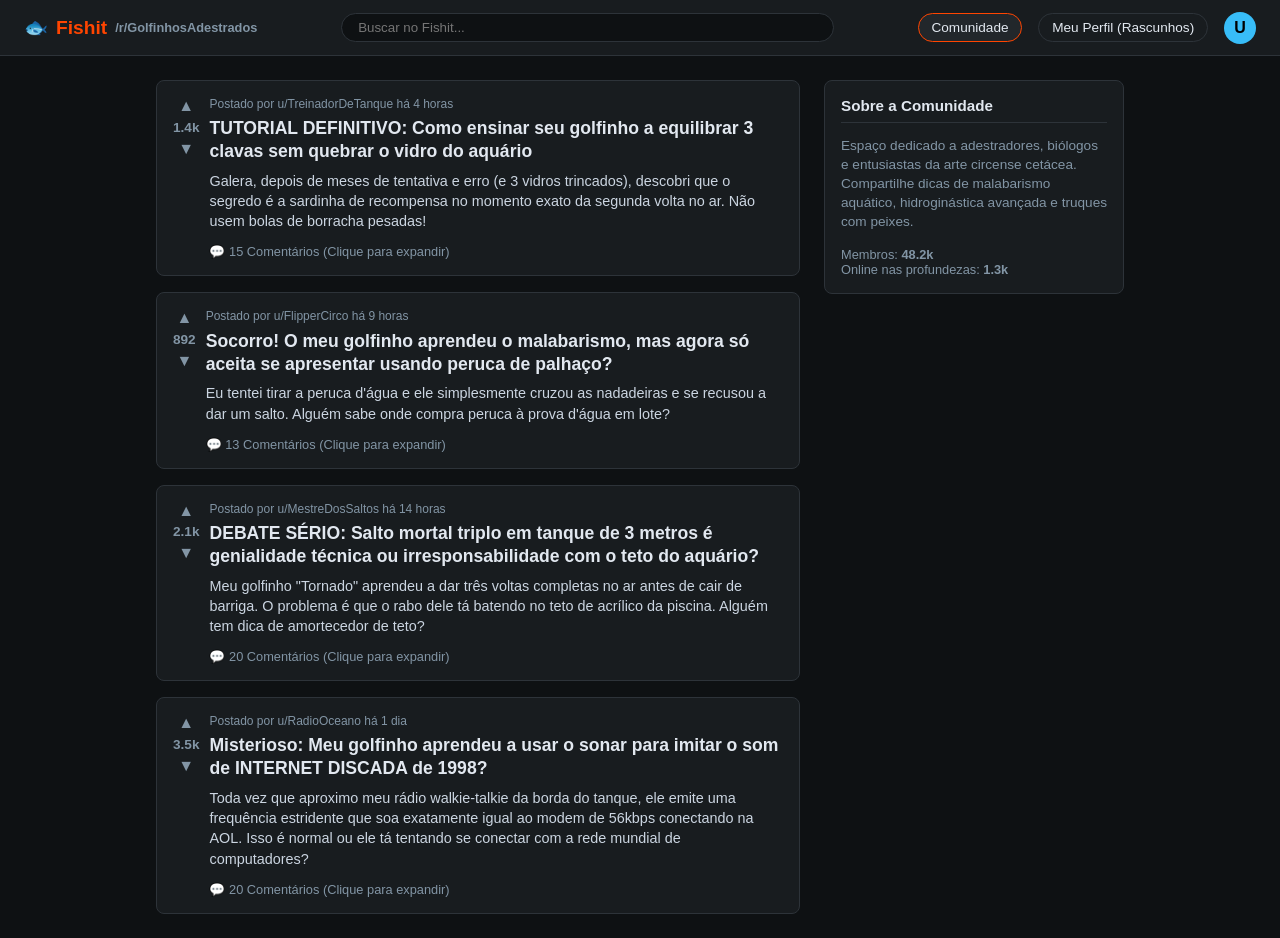
<file: peixes/forum.html>
<!DOCTYPE html>
<html lang="pt-br">
<head>
    <meta charset="UTF-8">
    <meta name="viewport" content="width=device-width, initial-scale=1.0">
    <link rel="stylesheet" href="/styles/forum.css">
    <title>Forum</title>
</head>
<body>
    
   <!-- HEADER -->
  <header>
    <div class="logo" onclick="verFeed()">
      <span>🐟</span> Fishit <span style="font-size:0.8rem; color:var(--text-muted)">/r/GolfinhosAdestrados</span>
    </div>
    <input type="text" class="search-bar" placeholder="Buscar no Fishit...">
    <div class="user-nav">
      <button class="nav-btn active" id="btn-feed" onclick="verFeed()">Comunidade</button>
      <button class="nav-btn" id="btn-rascunhos" onclick="verRascunhos()">Meu Perfil (Rascunhos)</button>
      <div class="avatar" onclick="verRascunhos()">U</div>
    </div>
  </header>

  <div class="container">
    
    <!-- FEED DE POSTS -->
    <main class="feed" id="feed-container">
      
      <!-- POST 1 -->
      <article class="post-card">
        <div class="post-header-wrapper">
          <div class="votes">
            <button class="vote-btn">▲</button>
            <span>1.4k</span>
            <button class="vote-btn">▼</button>
          </div>
          <div class="post-content">
            <div class="post-meta">Postado por u/TreinadorDeTanque há 4 horas</div>
            <h2 class="post-title">TUTORIAL DEFINITIVO: Como ensinar seu golfinho a equilibrar 3 clavas sem quebrar o vidro do aquário</h2>
            <p class="post-body">Galera, depois de meses de tentativa e erro (e 3 vidros trincados), descobri que o segredo é a sardinha de recompensa no momento exato da segunda volta no ar. Não usem bolas de borracha pesadas!</p>
            <div class="post-footer">
              <span class="btn-comments" onclick="toggleComentarios('c1')">💬 15 Comentários (Clique para expandir)</span>
            </div>
          </div>
        </div>

        <!-- COMENTÁRIOS POST 1 -->
        <div class="comments-section" id="c1">
          <div class="comment">
            <div class="comment-meta"><span class="comment-author">u/DoutorCetaceo</span><span>▲ 89</span></div>
            <div class="comment-body">Você calculou o coeficiente de arrasto hidrodinâmico das clavas? Se a velocidade angular passar de 3.14 rad/s no momento do salto, a flutuabilidade nula se perde. Eu fiz uma equação com 12 variáveis no meu blog pra provar isso.</div>
          </div>
          <div class="comment comment-nested">
            <div class="comment-meta"><span class="comment-author">u/TreinadorDeTanque (Autor)</span><span>▲ 42</span></div>
            <div class="comment-body">Irmão, eu só dei uma sardinha pro Flipper e ele jogou o pau pro alto. Não viaja nas equações kkkkk</div>
          </div>
          <div class="comment">
            <div class="comment-meta"><span class="comment-author">u/PirataDoAquario</span><span>▲ 156</span></div>
            <div class="comment-body">Alguém aqui já tentou trocar as clavas por **argolas de fogo**? Estava pensando em montar um espetáculo noturno estilo circo Romano debaixo d'água.</div>
          </div>
          <div class="comment comment-nested">
            <div class="comment-meta"><span class="comment-author">u/SabioDasAbissais</span><span>▲ 210</span></div>
            <div class="comment-body">Cara... tu quer colocar fogo DENTRO DA ÁGUA? Teve um doido semana passada que tentou isso. O fogo apagou na hora, o cara passou vergonha e dizem que ele até deletou o rascunho do post de tão burro que se sentiu KKKKKKKK.</div>
          </div>
          <div class="comment comment-nested-2">
            <div class="comment-meta"><span class="comment-author">u/BiologoDoAcaso</span><span>▲ 45</span></div>
            <div class="comment-body">Eu vi esse post! O cara escreveu literalmente: "A água apagou o fogo. Sou burro. Deixa baixo." Perdi tudo KKKKKKKKKKK.</div>
          </div>
          <div class="comment">
            <div class="comment-meta"><span class="comment-author">u/CriptoGolfinho</span><span>▲ 3</span></div>
            <div class="comment-body">Se você somar o número de caracteres deste comentário e dividir pela latitude da Fossa das Marianas, dá a coordenada exata de onde vendem clavas em promoção. Fiquem atentos.</div>
          </div>
          <div class="comment comment-nested">
            <div class="comment-meta"><span class="comment-author">u/TeoricoDeBoia</span><span>▲ 1</span></div>
            <div class="comment-body">Mano, eu fiquei 2 horas fazendo essa conta e deu a localização de uma farmácia em Bangu. Você tá me zoando?</div>
          </div>
          <div class="comment">
            <div class="comment-meta"><span class="comment-author">u/PaiDeFlipper</span><span>▲ 28</span></div>
            <div class="comment-body">Minha fêmea de golfinho só aceita clava se for pintada com tinta néon atóxica. Elas são muito vaidosas nessa espécie.</div>
          </div>
          <div class="comment">
            <div class="comment-meta"><span class="comment-author">u/SardinhaDefensora</span><span>▲ -14</span></div>
            <div class="comment-body">Usar sardinha como moeda de troca é especulação imobiliária marinha! Vocês deveriam recompensá-los com carinho e elogios verbais em alta frequência!</div>
          </div>
          <div class="comment comment-nested">
            <div class="comment-meta"><span class="comment-author">u/OceanoRealista</span><span>▲ 67</span></div>
            <div class="comment-body">Vai lá, tenta dar um "parabéns" pro golfinho depois dele pular 4 metros e vê se ele não te da uma nadada na cara por falta de peixe.</div>
          </div>
          <div class="comment">
            <div class="comment-meta"><span class="comment-author">u/OperadorDeSonar</span><span>▲ 19</span></div>
            <div class="comment-body">O som da clava caindo na água gera um eco de 1200Hz. Se você desacelerar esse áudio em 4x parece uma música do Bob Marley.</div>
          </div>
          <div class="comment">
            <div class="comment-meta"><span class="comment-author">u/EngenheiroSubmerso</span><span>▲ 5</span></div>
            <div class="comment-body">A verdadeira questão é: o vidro trincou na vertical ou na horizontal? Se foi na vertical, a pressão do domo tá comprometida!</div>
          </div>
          <div class="comment">
            <div class="comment-meta"><span class="comment-author">u/VeterinarioSemAcreditação</span><span>▲ 11</span></div>
            <div class="comment-body">Dica extra: NUNCA usem clavas de metal. O sonar deles reflete no metal e eles ficam tontos parecendo que tomaram duas catuabas.</div>
          </div>
          <div class="comment">
            <div class="comment-meta"><span class="comment-author">u/OcultistaAquatico</span><span>▲ 2</span></div>
            <div class="comment-body">Três clavas girando no ar formam o triângulo sagrado das Bermudas. Isso não é malabarismo, é um ritual primitivo cetáceo.</div>
          </div>
          <div class="comment comment-nested">
            <div class="comment-meta"><span class="comment-author">u/TreinadorDeTanque (Autor)</span><span>▲ 88</span></div>
            <div class="comment-body">Mano, sai do meu post kkkkkkkkk.</div>
          </div>
        </div>
      </article>

      <!-- POST 2 -->
      <article class="post-card">
        <div class="post-header-wrapper">
          <div class="votes">
            <button class="vote-btn">▲</button>
            <span>892</span>
            <button class="vote-btn">▼</button>
          </div>
          <div class="post-content">
            <div class="post-meta">Postado por u/FlipperCirco há 9 horas</div>
            <h2 class="post-title">Socorro! O meu golfinho aprendeu o malabarismo, mas agora só aceita se apresentar usando peruca de palhaço?</h2>
            <p class="post-body">Eu tentei tirar a peruca d'água e ele simplesmente cruzou as nadadeiras e se recusou a dar um salto. Alguém sabe onde compra peruca à prova d'água em lote?</p>
            <div class="post-footer">
              <span class="btn-comments" onclick="toggleComentarios('c2')">💬 13 Comentários (Clique para expandir)</span>
            </div>
          </div>
        </div>

        <!-- COMENTÁRIOS POST 2 -->
        <div class="comments-section" id="c2">
          <div class="comment">
            <div class="comment-meta"><span class="comment-author">u/SerafimDoMar</span><span>▲ 33</span></div>
            <div class="comment-body">Se a peruca for vermelha e amarela, tente trocar o tom para azul-marinho. Golfinhos são extremamente exigentes com a paleta de cores da teoria das cores oceânicas.</div>
          </div>
          <div class="comment">
            <div class="comment-meta"><span class="comment-author">u/Anonimo404</span><span>▲ 12</span></div>
            <div class="comment-body">A primeira letra de cada frase desse post forma a palavra "SOCORRO". Será que é uma mensagem oculta de um adestrador mantido em cativeiro?</div>
          </div>
          <div class="comment comment-nested">
            <div class="comment-meta"><span class="comment-author">u/FlipperCirco (Autor)</span><span>▲ 55</span></div>
            <div class="comment-body">Não viaja, cara. Eu só tô desesperado porque a apresentação é sábado e a peruca tá mofando.</div>
          </div>
          <div class="comment">
            <div class="comment-meta"><span class="comment-author">u/EstilistaDeLaguna</span><span>▲ 104</span></div>
            <div class="comment-body">Use silicone industrial nas fibras do cabelo sintético. Faço isso pras perucas dos meus leões marinhos há anos e nunca soltou fiapo no filtro do tanque.</div>
          </div>
          <div class="comment">
            <div class="comment-meta"><span class="comment-author">u/CosplaySubaquatico</span><span>▲ 41</span></div>
            <div class="comment-body">Já tentou colocar uma peruca do Naruto? O meu golfinho faz o rasengan com a bola de praia se tiver com a faixa da Vila da Folha.</div>
          </div>
          <div class="comment">
            <div class="comment-meta"><span class="comment-author">u/GamerDoAbismo</span><span>▲ 8</span></div>
            <div class="comment-body">Coloca iluminação RGB na peruca do bicho. Dá mais FPS no salto.</div>
          </div>
          <div class="comment">
            <div class="comment-meta"><span class="comment-author">u/PsicologoDeBaleia</span><span>▲ 76</span></div>
            <div class="comment-body">Isso é claramente Síndrome do Palhaço Triste Cetáceo. Ele usa a peruca para esconder o vazio existencial de nadar em círculos. Recomendo 2h diárias de música clássica no alto-falante subaquático.</div>
          </div>
          <div class="comment comment-nested">
            <div class="comment-meta"><span class="comment-author">u/FlipperCirco (Autor)</span><span>▲ 19</span></div>
            <div class="comment-body">Eu coloquei Mozart ontem e ele jogou água no meu teclado...</div>
          </div>
          <div class="comment">
            <div class="comment-meta"><span class="comment-author">u/KpopMarinho</span><span>▲ 14</span></div>
            <div class="comment-body">Se você colocar BTS pra tocar no tanque ele aceita usar até chapéu de caubói. Fica a dica.</div>
          </div>
          <div class="comment">
            <div class="comment-meta"><span class="comment-author">u/DetetiveDeTeclas</span><span>▲ 3</span></div>
            <div class="comment-body">Gente, se você ler a terceira palavra de cada linha dá a receita de um bolo de cenoura. Testem aí!</div>
          </div>
          <div class="comment comment-nested">
            <div class="comment-meta"><span class="comment-author">u/CuriosoAquatico</span><span>▲ 0</span></div>
            <div class="comment-body">Eu fiz aqui e deu "meu malabarismo peruca salta lote". Que bolo é esse mano?</div>
          </div>
          <div class="comment">
            <div class="comment-meta"><span class="comment-author">u/DonoDeCirco</span><span>▲ 230</span></div>
            <div class="comment-body">Te compro esse golfinho por R$ 15.000 e duas lanchas velhas. Manda DM urgente!</div>
          </div>
          <div class="comment">
            <div class="comment-meta"><span class="comment-author">u/ZeroPaciencia</span><span>▲ 15</span></div>
            <div class="comment-body">É por isso que o r/GolfinhosAdestrados tá caindo. Antigamente a gente discutia rotas migratórias, hoje discutimos moda para cetáceos.</div>
          </div>
        </div>
      </article>

      <!-- POST 3 (NOVO) -->
      <article class="post-card">
        <div class="post-header-wrapper">
          <div class="votes">
            <button class="vote-btn">▲</button>
            <span>2.1k</span>
            <button class="vote-btn">▼</button>
          </div>
          <div class="post-content">
            <div class="post-meta">Postado por u/MestreDosSaltos há 14 horas</div>
            <h2 class="post-title">DEBATE SÉRIO: Salto mortal triplo em tanque de 3 metros é genialidade técnica ou irresponsabilidade com o teto do aquário?</h2>
            <p class="post-body">Meu golfinho "Tornado" aprendeu a dar três voltas completas no ar antes de cair de barriga. O problema é que o rabo dele tá batendo no teto de acrílico da piscina. Alguém tem dica de amortecedor de teto?</p>
            <div class="post-footer">
              <span class="btn-comments" onclick="toggleComentarios('c3')">💬 20 Comentários (Clique para expandir)</span>
            </div>
          </div>
        </div>

        <!-- COMENTÁRIOS POST 3 -->
        <div class="comments-section" id="c3">
          <div class="comment">
            <div class="comment-meta"><span class="comment-author">u/FisicoMarinho</span><span>▲ 142</span></div>
            <div class="comment-body">A gravidade na borda do tanque é de 9.81m/s². Se ele bate no teto, significa que o empuxo de saída superou a força peso em 45%. Solução: diminua a comida antes do treino.</div>
          </div>
          <div class="comment">
            <div class="comment-meta"><span class="comment-author">u/ArquiteturaSubaquatica</span><span>▲ 88</span></div>
            <div class="comment-body">Coloca placa de E.V.A no teto. Fica parecendo escolinha infantil, mas evita que o bicho tome um galo na cabeça.</div>
          </div>
          <div class="comment">
            <div class="comment-meta"><span class="comment-author">u/TeoricoDaMatriz</span><span>▲ 4</span></div>
            <div class="comment-body">O teto é uma ilusão. Se o golfinho acreditar com força suficiente, ele atravessa o acrílico e vai voando até a estratosfera.</div>
          </div>
          <div class="comment comment-nested">
            <div class="comment-meta"><span class="comment-author">u/MestreDosSaltos (Autor)</span><span>▲ 30</span></div>
            <div class="comment-body">Prefiro não arriscar mandar meu golfinho pro espaço, amigo. Ele ainda não tem capacete.</div>
          </div>
          <div class="comment">
            <div class="comment-meta"><span class="comment-author">u/ASCII_Art_King</span><span>▲ 51</span></div>
            <div class="comment-body"><pre style="font-size:0.6rem; color:var(--accent-blue);">
   .-""-.
  /  _  \
 |  (o)  |  <--- "GOLFINHO DO SALTO"
  \  _  /
   '-..-'
            </pre>
Arte que fiz em homenagem ao Tornado.</div>
          </div>
          <div class="comment">
            <div class="comment-meta"><span class="comment-author">u/AvaliadorDeAcidentes</span><span>▲ 19</span></div>
            <div class="comment-body">Trabalho no seguro do parque aquático. Se esse teto quebrar, a apólice não cobre danos por "uso excessivo de piruetas". Cuidado.</div>
          </div>
          <div class="comment">
            <div class="comment-meta"><span class="comment-author">u/TornadoFanboy</span><span>▲ 95</span></div>
            <div class="comment-body">Manda vídeo do salto!!! O Tornado é o maior atleta desta geração cetácea!</div>
          </div>
          <div class="comment">
            <div class="comment-meta"><span class="comment-author">u/AnalistaDeCodigos</span><span>▲ 2</span></div>
            <div class="comment-body">Gente, olhem os números dos Upvotes dos comentários: 142, 88, 4, 30, 51... se colocar na ordem hexadecimal dá a senha da conta de e-mail do meu tio!</div>
          </div>
          <div class="comment comment-nested">
            <div class="comment-meta"><span class="comment-author">u/TioDoAnalista</span><span>▲ 12</span></div>
            <div class="comment-body">Apaga isso agora, Juninho! Falei pra você não mexer nas minhas coisas!</div>
          </div>
          <div class="comment">
            <div class="comment-meta"><span class="comment-author">u/NadadorNoturno</span><span>▲ 7</span></div>
            <div class="comment-body">Se ele der quatro voltas em vez de três, o momento angular cancela a subida e ele para no ar estilo Matrix. Alguém testa isso por favor.</div>
          </div>
          <div class="comment">
            <div class="comment-meta"><span class="comment-author">u/SardinhaEspecialista</span><span>▲ 18</span></div>
            <div class="comment-body">Isso acontece porque a água do tanque tá com sal de menos. Quanto mais salina a água, mais o salto fica estético.</div>
          </div>
          <div class="comment">
            <div class="comment-meta"><span class="comment-author">u/ComplotistaAbissal</span><span>▲ 1</span></div>
            <div class="comment-body">Os golfinhos estão tentando quebrar o teto porque sabem o que tem lá fora. Eles estão em contato com os submarinos de alta profundidade!</div>
          </div>
          <div class="comment">
            <div class="comment-meta"><span class="comment-author">u/LimpadorDeFiltro</span><span>▲ 33</span></div>
            <div class="comment-body">Só peço uma coisa: se o teto quebrar, limpem os cacos de vidro do fundo. Dá um trabalho desgraçado tirar vidro de filtro de areia.</div>
          </div>
          <div class="comment">
            <div class="comment-meta"><span class="comment-author">u/Biolocura</span><span>▲ 14</span></div>
            <div class="comment-body">Três giros no ar é sinal de acasalamento na cultura dos cetáceos do Atlântico Norte. Ele não tá fazendo show, tá te cantando.</div>
          </div>
          <div class="comment comment-nested">
            <div class="comment-meta"><span class="comment-author">u/MestreDosSaltos (Autor)</span><span>▲ 110</span></div>
            <div class="comment-body">Mano... o quê?! 😳</div>
          </div>
          <div class="comment">
            <div class="comment-meta"><span class="comment-author">u/GeometriaSagrada</span><span>▲ 3</span></div>
            <div class="comment-body">A trajetória do giro forma uma espiral de Fibonacci perfeita. Claramente uma manifestação do universo no adestramento.</div>
          </div>
          <div class="comment">
            <div class="comment-meta"><span class="comment-author">u/PinguimInfiltrado</span><span>▲ 27</span></div>
            <div class="comment-body">Vocês adestradores de golfinho se acham muito né. Quer ver graça? Vem adestrar um pinguim com mau humor na Antártida.</div>
          </div>
          <div class="comment">
            <div class="comment-meta"><span class="comment-author">u/VendedorDeBolas</span><span>▲ 9</span></div>
            <div class="comment-body">Aproveitando o espaço: Vendo lote com 50 bolas impermeáveis amarelas. Ótimo estado, leve cheiro de maresia. Chama no privado.</div>
          </div>
          <div class="comment">
            <div class="comment-meta"><span class="comment-author">u/JuizDeCirco</span><span>▲ 61</span></div>
            <div class="comment-body">Nota 9.8 pro salto. Perdeu pontos porque a entrada na água espirrou no público da primeira fileira.</div>
          </div>
          <div class="comment">
            <div class="comment-meta"><span class="comment-author">u/UltimoAComentar</span><span>▲ 0</span></div>
            <div class="comment-body">Se você leu até aqui, vá tomar um copo d'água. Hidrate-se como um cetáceo.</div>
          </div>
        </div>
      </article>

      <!-- POST 4 (NOVO) -->
      <article class="post-card">
        <div class="post-header-wrapper">
          <div class="votes">
            <button class="vote-btn">▲</button>
            <span>3.5k</span>
            <button class="vote-btn">▼</button>
          </div>
          <div class="post-content">
            <div class="post-meta">Postado por u/RadioOceano há 1 dia</div>
            <h2 class="post-title">Misterioso: Meu golfinho aprendeu a usar o sonar para imitar o som de INTERNET DISCADA de 1998?</h2>
            <p class="post-body">Toda vez que aproximo meu rádio walkie-talkie da borda do tanque, ele emite uma frequência estridente que soa exatamente igual ao modem de 56kbps conectando na AOL. Isso é normal ou ele tá tentando se conectar com a rede mundial de computadores?</p>
            <div class="post-footer">
              <span class="btn-comments" onclick="toggleComentarios('c4')">💬 20 Comentários (Clique para expandir)</span>
            </div>
          </div>
        </div>

        <!-- COMENTÁRIOS POST 4 -->
        <div class="comments-section" id="c4">
          <div class="comment">
            <div class="comment-meta"><span class="comment-author">u/Nostalgia90</span><span>▲ 340</span></div>
            <div class="comment-body">TUM---PRRRRRRRRRR-KRRRRRRRRRR-EEE-EEE-EEE-KZZZZZZZZ. Que saudade desse barulho! Seu golfinho é uma relíquia histórica.</div>
          </div>
          <div class="comment">
            <div class="comment-meta"><span class="comment-author">u/HackerDaAntiga</span><span>▲ 189</span></div>
            <div class="comment-body">Se você gravar esse som e passar num programa de áudio Spectrum, vai ver a imagem de uma sardinha desenhada nas ondas sonoras. Tenho certeza!</div>
          </div>
          <div class="comment">
            <div class="comment-meta"><span class="comment-author">u/DecodificadorPro</span><span>▲ 12</span></div>
            <div class="comment-body">Tentei converter o som pra código binário: 01000001 01000111 01010101 01000001. Significa "AGUA" em ASCII! Pera aí... será?!</div>
          </div>
          <div class="comment comment-nested">
            <div class="comment-meta"><span class="comment-author">u/RadioOceano (Autor)</span><span>▲ 45</span></div>
            <div class="comment-body">Mano, ele mora numa piscina. É óbvio que ele vai falar "água" KKKKKKKK.</div>
          </div>
          <div class="comment">
            <div class="comment-meta"><span class="comment-author">u/EngenheiroDeSom</span><span>▲ 77</span></div>
            <div class="comment-body">Isso acontece porque a modulação de frequência dos cliques de ecolocalização deles oscila exatamente entre 14.400Hz e 56.000Hz. É uma coincidência biológica pura.</div>
          </div>
          <div class="comment">
            <div class="comment-meta"><span class="comment-author">u/UfologoSubaquatico</span><span>▲ 3</span></div>
            <div class="comment-body">Eles não estão imitando a internet. A internet que foi criada copiada do sistema de comunicação telepática dos cetáceos aliens de Sirius B! A verdade está lá fora (ou lá embaixo)!</div>
          </div>
          <div class="comment comment-nested">
            <div class="comment-meta"><span class="comment-author">u/SkepticalBoy</span><span>▲ 82</span></div>
            <div class="comment-body">Todo post tem que ter um maluco dos OVNIs né mano. Impressionante.</div>
          </div>
          <div class="comment">
            <div class="comment-meta"><span class="comment-author">u/CyberCetaceo</span><span>▲ 29</span></div>
            <div class="comment-body">Daqui a pouco ele tá minerando Bitcoin no aquário gastando toda a energia do parque aquático.</div>
          </div>
          <div class="comment">
            <div class="comment-meta"><span class="comment-author">u/OperadorDeTelemarketing</span><span>▲ 15</span></div>
            <div class="comment-body">Aproveita e pede pra ele ligar pro meu chefe e pedir demissão por mim com esse som de erro de linha.</div>
          </div>
          <div class="comment">
            <div class="comment-meta"><span class="comment-author">u/MusicoExperimental</span><span>▲ 41</span></div>
            <div class="comment-body">Gravei esse som e fiz um remix de Synthwave Abissal. Ficou absurdo! Procurem "Dolphin Dial-up Experience" no Spotify.</div>
          </div>
          <div class="comment">
            <div class="comment-meta"><span class="comment-author">u/BiologoCético</span><span>▲ 63</span></div>
            <div class="comment-body">Gente, os golfinhos apenas imitam o som de ruídos eletromagnéticos de aparelhos que ficam perto do vidro. Cuidado com walkie-talkies baratos perto do ecossistema.</div>
          </div>
          <div class="comment">
            <div class="comment-meta"><span class="comment-author">u/GamerAntigo</span><span>▲ 8</span></div>
            <div class="comment-body">Ele tá tentando baixar a rom de Ecco the Dolphin do Sega Genesis! Certeza absoluta!</div>
          </div>
          <div class="comment">
            <div class="comment-meta"><span class="comment-author">u/TreinadorDeAnos2000</span><span>▲ 22</span></div>
            <div class="comment-body">Coloca um cabo de rede rj45 na água pra ver se a luz do roteador pisca kkkkkkkkk.</div>
          </div>
          <div class="comment">
            <div class="comment-meta"><span class="comment-author">u/DetetiveVirtual</span><span>▲ 1</span></div>
            <div class="comment-body">Se você pegar o nome do usuário 'RadioOceano', inverter as letras e tirar os 'o', fica 'naecOoidaR'. Não significa nada, só queria avisar mesmo.</div>
          </div>
          <div class="comment">
            <div class="comment-meta"><span class="comment-author">u/PaiDeGolfinhoAgressivo</span><span>▲ 31</span></div>
            <div class="comment-body">O meu só imita o som da batedeira de bolo quando tô tentando cozinhar. É insuportável de tão alto.</div>
          </div>
          <div class="comment">
            <div class="comment-meta"><span class="comment-author">u/MorfadorDeSons</span><span>▲ 10</span></div>
            <div class="comment-body">Sons entre 10kHz e 20kHz causam interferência no sonar. Se o seu rádio for VHF, mude pro canal 16 pra não irritar os ouvidos do bicho.</div>
          </div>
          <div class="comment">
            <div class="comment-meta"><span class="comment-author">u/ConspiracaoSardinha</span><span>▲ 4</span></div>
            <div class="comment-body">Eles estão fazendo download do mapa de fuga do parque! Fiquem atentos às portas dos tanques hoje à noite!</div>
          </div>
          <div class="comment">
            <div class="comment-meta"><span class="comment-author">u/VendedorDeEletronicos</span><span>▲ 6</span></div>
            <div class="comment-body">Temos Walkie-Talkies blindados subaquáticos com isolamento de sonar em promoção! Acesse nosso perfil.</div>
          </div>
          <div class="comment">
            <div class="comment-meta"><span class="comment-author">u/ModeradorFishit</span><span>▲ 150</span></div>
            <div class="comment-body"><strong>[MODERAÇÃO]</strong> Lembrem-se das regras da comunidade: É proibido compartilhar links para download de firmware de golfinho não oficial. Mantenham o debate civilizado.</div>
          </div>
          <div class="comment">
            <div class="comment-meta"><span class="comment-author">u/UsuarioComum</span><span>▲ 17</span></div>
            <div class="comment-body">Esse sub-reddit é de longe a melhor coisa da internet brasileira KKKKKKKKKKK.</div>
          </div>
        </div>
      </article>

    </main>

    <!-- SIDEBAR DA COMUNIDADE -->
    <aside class="sidebar" id="sidebar-container">
      <h3>Sobre a Comunidade</h3>
      <p>Espaço dedicado a adestradores, biólogos e entusiastas da arte circense cetácea. Compartilhe dicas de malabarismo aquático, hidroginástica avançada e truques com peixes.</p>
      <div style="font-size:0.8rem; color:var(--text-muted);">
        <div>Membros: <strong>48.2k</strong></div>
        <div>Online nas profundezas: <strong>1.3k</strong></div>
      </div>
    </aside>

    <!-- ÁREA DE RASCUNHOS / PERFIL -->
    <section class="drafts-view" id="drafts-container">
      <div class="drafts-header">
        <h2>Seus Rascunhos Salvos (3)</h2>
        <p style="color:var(--text-muted); font-size:0.85rem; margin-top:0.3rem;">Posts não publicados no Fishit</p>
      </div>

      <!-- RASCUNHO BAZÓFIA 1 -->
      <div class="draft-item">
        <span class="draft-tag">RASCUNHO - NÃO POSTADO</span>
        <div class="draft-title">Nota mental: Comprar 80kg de sardinha em promoção</div>
        <div class="draft-body">Não esquecer de pedir desconto no atacado do porto. O Flipper tá comendo mais do que um leão marinho em festa de aniversário.</div>
      </div>

      <!-- RASCUNHO BAZÓFIA 2 (ARGOLAS DE FOGO) -->
      <div class="draft-item">
        <span class="draft-tag">RASCUNHO - NÃO POSTADO</span>
        <div class="draft-title">Ideia de post: Golfinhos conseguem fazer malabarismo com argolas em chamas?</div>
        <div class="draft-body">Testei ontem. A água apagou o fogo. Sou um idiota. Deixar baixo.</div>
      </div>

      <!-- RASCUNHO -->
      <div class="draft-item" style="border-color: var(--accent-orange);">
        <span class="draft-tag" style="background:var(--accent-orange); color:#fff;">RASCUNHO #04</span>
        <div class="draft-title">Poema do Abismo</div>
        <div class="draft-body"> No círculo sagrado onde as sombras vão girar,
O orgulho daquele que arranha-céus faz até a morte estremecer.
Para alinhar o abismo e a verdade revelar,
meio vezes quarenta e oito passos hão de conceder:

Tombou seis de seus alicerces sem temer,
A Torre rachou e o Louco assumiu o seu lugar;
A Morte renasceu, do cadáver a apodrecer.

As esfinges ditaram "cinco países para atravessar"
O Carro cedeu o espaço para o anjo passar;
E a Roda apostou, o destino vai girar.

Seis voltas a terra deu ao seu redor a invocar,
O Mago que despertou com seu brilho de luar;
E a Torre rachada, teve seu raio para queimar.

Duas mãos, duas correntes, dois chifres a enfrentar,
Duas Espadas se cruzam na tua peleja moral;
E no oitavo giro o mundo parou de se importar, no final.
        </div>
      </div>
    </section>

  </div>
<script>
   function toggleComentarios(id) {
      const el = document.getElementById(id);
      el.classList.toggle('open');
    }

    function verRascunhos() {
      document.getElementById('feed-container').style.display = 'none';
      document.getElementById('sidebar-container').style.display = 'none';
      document.getElementById('drafts-container').style.display = 'block';
      
      document.getElementById('btn-feed').classList.remove('active');
      document.getElementById('btn-rascunhos').classList.add('active');
    }

    function verFeed() {
      document.getElementById('feed-container').style.display = 'flex';
      document.getElementById('sidebar-container').style.display = 'block';
      document.getElementById('drafts-container').style.display = 'none';

      document.getElementById('btn-feed').classList.add('active');
      document.getElementById('btn-rascunhos').classList.remove('active');
    }
</script>
</body>
</html>
</file>
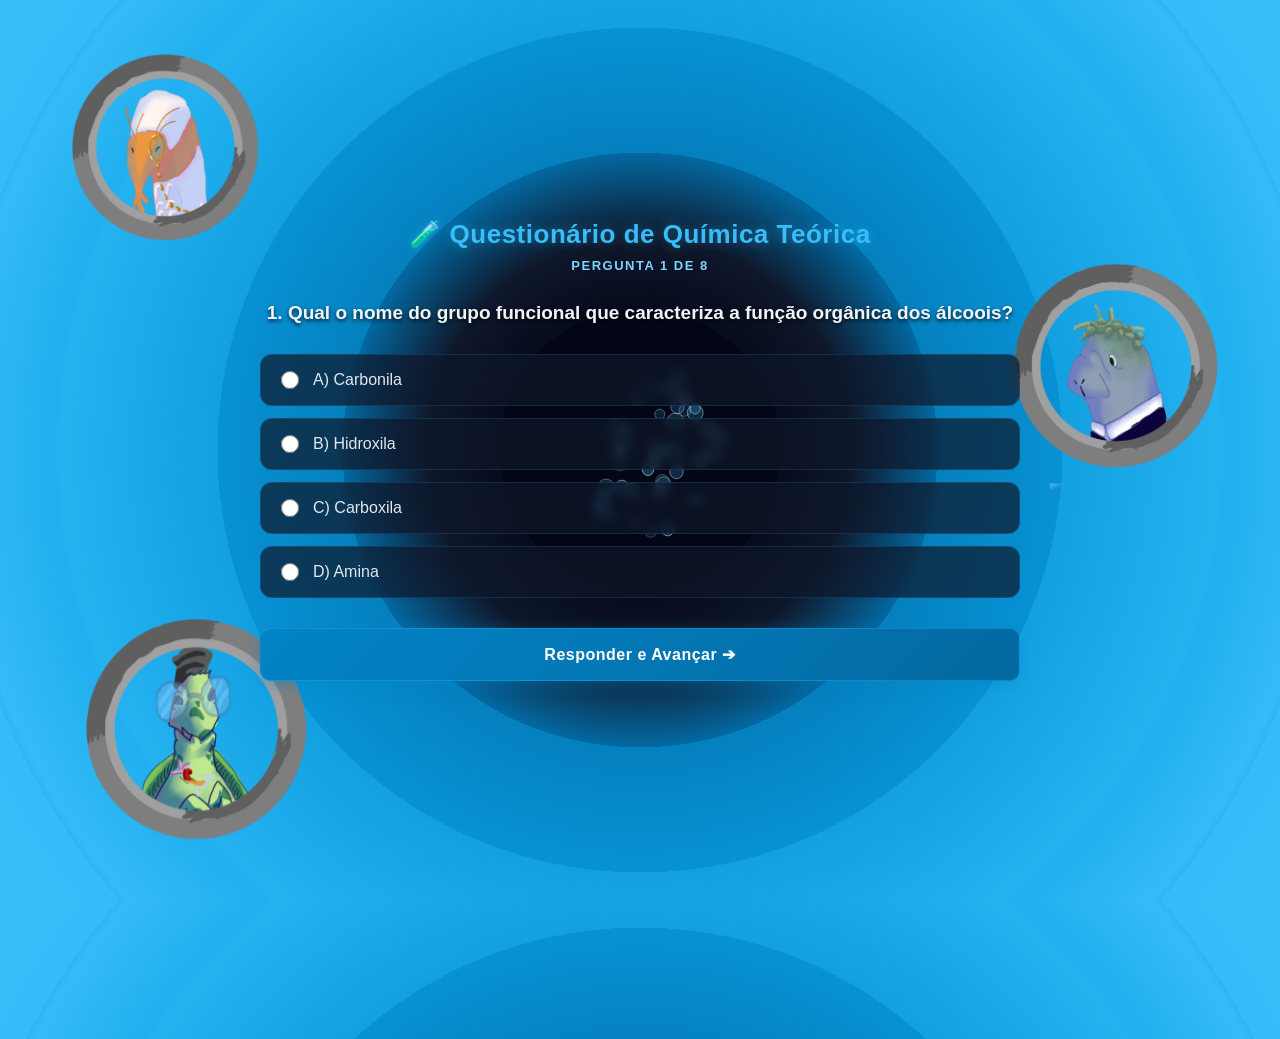
<file: peixes/quimica.html>
<!DOCTYPE html>
<html lang="pt-br">
<head>
    <meta charset="UTF-8">
    <meta name="viewport" content="width=device-width, initial-scale=1.0">
    <title>Questionário</title>
    <link rel="stylesheet" href="/styles/quimica.css">
</head>
<body>
    <canvas id="canvas-bolhas"></canvas>
    <div id="radar-cursor"></div>
    <!-- 3 BLOCOS DE FUNDO PARA SEUS DESENHOS -->
  <div class="bg-block" id="bg-block-1"><img src="/assets/camarao.png" alt=""></div>
  <div class="bg-block" id="bg-block-2"><img src="/assets/manatee.png" alt=""></div>
  <div class="bg-block" id="bg-block-3"><img src="/assets/tutuga.png" alt=""></div>

  <div class="quiz-container">
    <header>
      <h1>🧪 Questionário de Química Teórica</h1>
      <div class="progress-bar" id="progress-indicator">Pergunta 1 de 8</div>
    </header>

    <form id="quiz-form" onsubmit="return false;">

      <!-- QUESTÃO 1 -->
      <div class="question-card" id="card-q1">
        <p class="question-title">1. Qual o nome do grupo funcional que caracteriza a função orgânica dos álcoois?</p>
        <ul class="options-list">
          <label class="option-item"><input type="radio" name="q1" value="A"> A) Carbonila</label>
          <label class="option-item"><input type="radio" name="q1" value="B"> B) Hidroxila</label>
          <label class="option-item"><input type="radio" name="q1" value="C"> C) Carboxila</label>
          <label class="option-item"><input type="radio" name="q1" value="D"> D) Amina</label>
        </ul>
        <button type="button" class="btn-action" onclick="validarEtapa(1)">Responder e Avançar ➔</button>
      </div>

      <!-- QUESTÃO 2 -->
      <div class="question-card hidden" id="card-q2">
        <p class="question-title">2. Como é classificada uma cadeia carbônica que apresenta apenas ligações simples entre os átomos de carbono?</p>
        <ul class="options-list">
          <label class="option-item"><input type="radio" name="q2" value="A"> A) Insaturada</label>
          <label class="option-item"><input type="radio" name="q2" value="B"> B) Aromática</label>
          <label class="option-item"><input type="radio" name="q2" value="C"> C) Saturada</label>
          <label class="option-item"><input type="radio" name="q2" value="D"> D) Insaturada homogênea</label>
        </ul>
        <button type="button" class="btn-action" onclick="validarEtapa(2)">Responder e Avançar ➔</button>
      </div>

      <!-- QUESTÃO 3 -->
      <div class="question-card hidden" id="card-q3">
        <p class="question-title">3. A passagem direta de uma substância do estado sólido para o estado gasoso, sem passar pelo estado líquido, é chamada de:</p>
        <ul class="options-list">
          <label class="option-item"><input type="radio" name="q3" value="A"> A) Fusão</label>
          <label class="option-item"><input type="radio" name="q3" value="B"> B) Condensação</label>
          <label class="option-item"><input type="radio" name="q3" value="C"> C) Evaporação</label>
          <label class="option-item"><input type="radio" name="q3" value="D"> D) Sublimação</label>
        </ul>
        <button type="button" class="btn-action" onclick="validarEtapa(3)">Responder e Avançar ➔</button>
      </div>

      <!-- QUESTÃO 4 -->
      <div class="question-card hidden" id="card-q4">
        <p class="question-title">4. Qual biomolécula representa a principal fonte primária e rápida de energia para os seres vivos?</p>
        <ul class="options-list">
          <label class="option-item"><input type="radio" name="q4" value="A"> A) Proteínas</label>
          <label class="option-item"><input type="radio" name="q4" value="B"> B) Carboidratos</label>
          <label class="option-item"><input type="radio" name="q4" value="C"> C) Lipídios</label>
          <label class="option-item"><input type="radio" name="q4" value="D"> D) Ácidos Nucleicos</label>
        </ul>
        <button type="button" class="btn-action" onclick="validarEtapa(4)">Responder e Avançar ➔</button>
      </div>

      <!-- QUESTÃO 5 -->
      <div class="question-card hidden" id="card-q5">
        <p class="question-title">5. O petróleo é uma mistura complexa formada predominantemente por qual classe de compostos orgânicos?</p>
        <ul class="options-list">
          <label class="option-item"><input type="radio" name="q5" value="A"> A) Hidrocarbonetos</label>
          <label class="option-item"><input type="radio" name="q5" value="B"> B) Ésteres</label>
          <label class="option-item"><input type="radio" name="q5" value="C"> C) Fenóis</label>
          <label class="option-item"><input type="radio" name="q5" value="D"> D) Aldeídos</label>
        </ul>
        <button type="button" class="btn-action" onclick="validarEtapa(5)">Responder e Avançar ➔</button>
      </div>

      <!-- QUESTÃO 6 -->
      <div class="question-card hidden" id="card-q6">
        <p class="question-title">6. As proteínas são macromoléculas biológicas formadas pela união de unidades menores denominadas:</p>
        <ul class="options-list">
          <label class="option-item"><input type="radio" name="q6" value="A"> A) Nucleotídeos</label>
          <label class="option-item"><input type="radio" name="q6" value="B"> B) Monossacarídeos</label>
          <label class="option-item"><input type="radio" name="q6" value="C"> C) Aminoácidos</label>
          <label class="option-item"><input type="radio" name="q6" value="D"> D) Ácidos graxos</label>
        </ul>
        <button type="button" class="btn-action" onclick="validarEtapa(6)">Responder e Avançar ➔</button>
      </div>

      <!-- QUESTÃO 7 -->
      <div class="question-card hidden" id="card-q7">
        <p class="question-title">7. A ligação química caracterizada pela transferência definitiva de elétrons entre um metal e um não-metal é a:</p>
        <ul class="options-list">
          <label class="option-item"><input type="radio" name="q7" value="A"> A) Covalente simples</label>
          <label class="option-item"><input type="radio" name="q7" value="B"> B) Iônica</label>
          <label class="option-item"><input type="radio" name="q7" value="C"> C) Metálica</label>
          <label class="option-item"><input type="radio" name="q7" value="D"> D) Covalente dativa</label>
        </ul>
        <button type="button" class="btn-action" onclick="validarEtapa(7)">Responder e Avançar ➔</button>
      </div>

      <!-- QUESTÃO 8 -->
      <div class="question-card encrypted-card hidden" id="card-q8">
        <span class="encrypted-badge"></span>
        <p class="question-title">
          8. RVBM F B GPSNVMB NPMFDVMBS EB BHVB? SFTQPOEB DPNP MIF GPJ QFSHVOUBEP
        </p>
        <ul class="options-list">
          <label class="option-item"><input type="radio" name="q8" value="A"> A) VN BUPNP EF DBSBPOP F EPJT EF PYJGFNJP </label>
          <label class="option-item"><input type="radio" name="q8" value="B"> B) EPJT BUPNPT EF IJESPGFNJP F VN EF PYJGFNJP </label>
          <label class="option-item"><input type="radio" name="q8" value="C"> C) VN BUPNP EF TPEJP F VN EF DMPSP </label>
          <label class="option-item"><input type="radio" name="q8" value="D"> D) VN BUPNP EF DBSBPOP F RVBUSP EF IJESPGFNJP </label>
        </ul>
        <button type="button" class="btn-action" style="background:#a855f7;" onclick="validarEtapa(8)">Finalizar Questionário 🏆</button>
      </div>

      <!-- CARD DE SUCESSO (FINALIZOU TUDO) -->
      <div class="question-card success-card hidden" id="card-success">
        <h2>🎉 PARABÉNS!</h2>
        <p>Você provou ser um nerd de primeira categoria! Podes acessar o reino dos nerds</p>
        <button type="button" class="btn-action" onclick="reiniciarQuiz()"><a href="/peixes/forum.html"> CLIQUE AQUI!</a></button>
      </div>

    </form>
  </div>

<script>
    const totalQuestoes = 8;

    // Gabarito oficial de cada pergunta
    const gabarito = {
      q1: 'B',
      q2: 'C',
      q3: 'D',
      q4: 'B',
      q5: 'A',
      q6: 'C',
      q7: 'B',
      q8: 'C' // Altere para a resposta certa da Cifra de César depois
    };

    function validarEtapa(numeroQuestao) {
      const opcaoSelecionada = document.querySelector(`input[name="q${numeroQuestao}"]:checked`);

      // Se a pessoa não marcou nenhuma opção
      if (!opcaoSelecionada) {
        alert("⚠️ Escolha uma alternativa antes de continuar!");
        return;
      }

      // Verifica se acertou a questão atual
      if (opcaoSelecionada.value === gabarito[`q${numeroQuestao}`]) {
        // ACERTOU!
        esconderCard(`card-q${numeroQuestao}`);

        if (numeroQuestao < totalQuestoes) {
          // Avança para a próxima pergunta
          const proxima = numeroQuestao + 1;
          mostrarCard(`card-q${proxima}`);
          atualizarProgresso(`Pergunta ${proxima} de ${totalQuestoes}`);
        } else {
          // Concluiu a última questão (Q8)
          mostrarCard('card-success');
          atualizarProgresso('Questionário Concluído!');
        }
      } else {
        // ERROU! Reinicia o questionário imediatamente
        alert("❌ Resposta incorreta! Você errou e o questionário será REINICIADO do início!");
        reiniciarQuiz();
      }
    }

    function reiniciarQuiz() {
      // 1. Limpa todas as marcações de radio button
      document.getElementById('quiz-form').reset();

      // 2. Esconde todas as perguntas
      for (let i = 1; i <= totalQuestoes; i++) {
        esconderCard(`card-q${i}`);
      }
      esconderCard('card-success');

      // 3. Exibe a pergunta 1 novamente
      mostrarCard('card-q1');
      atualizarProgresso(`Pergunta 1 de ${totalQuestoes}`);
    }

    function esconderCard(id) {
      const el = document.getElementById(id);
      if (el) el.classList.add('hidden');
    }

    function mostrarCard(id) {
      const el = document.getElementById(id);
      if (el) el.classList.remove('hidden');
    }

    function atualizarProgresso(texto) {
      document.getElementById('progress-indicator').innerText = texto;
    }

    const canvas = document.getElementById('canvas-bolhas');
const ctx = canvas.getContext('2d');

let largura, altura, centroX, centroY;

function redimensionar() {
  largura = canvas.width = window.innerWidth;
  altura = canvas.height = window.innerHeight;
  centroX = largura / 2;
  centroY = altura / 2;
}

window.addEventListener('resize', redimensionar);
redimensionar();

// Configuração das Bolhas
const totalBolhas = 40; // Quantidade de bolhas simultâneas
const bolhas = [];

class Bolha {
  constructor() {
    this.reset();
  }

  reset() {
    // Nasce exatamente no centro
    this.x = centroX;
    this.y = centroY;
    
    // Escolhe um ângulo aleatório (360 graus / todas as direções)
    this.angulo = Math.random() * Math.PI * 2;
    
    // Velocidade de expansão
    this.velocidade = Math.random() * 2 + 0.5;
    
    // Tamanho da bolha
    this.raio = Math.random() * 4 + 5;
    
    // Opacidade inicial e transparência gradual
    this.opacidade = Math.random() * 0.5 + 0.3;
    this.taxaOpacidade = Math.random() * 0.003 + 0.001;
  }

  atualizar() {
    // Move a bolha no ângulo sorteado (para os lados, diagonais, cima, baixo)
    this.x += Math.cos(this.angulo) * this.velocidade;
    this.y += Math.sin(this.angulo) * this.velocidade;

    // Faz a bolha ir sumindo aos poucos conforme se afasta
    this.opacidade -= this.taxaOpacidade;

    // Se a bolha sumir totalmente ou sair da tela, renasce no centro
    if (
      this.opacidade <= 0 ||
      this.x < 0 || this.x > largura ||
      this.y < 0 || this.y > altura
    ) {
      this.reset();
    }
  }

  desenhar() {
    ctx.beginPath();
    ctx.arc(this.x, this.y, this.raio, 0, Math.PI * 2);
    
    // Estilo da bolha com contorno translúcido
    ctx.fillStyle = `rgba(56, 189, 248, ${this.opacidade * 0.4})`; // Cor das bordas do gradiente
    ctx.strokeStyle = `rgba(255, 255, 255, ${this.opacidade})`;
    ctx.lineWidth = 0.8;

    ctx.fill();
    ctx.stroke();
    ctx.closePath();
  }
}

// Cria as bolhas iniciais
for (let i = 0; i < totalBolhas; i++) {
  bolhas.push(new Bolha());
}

// Loop de animação
function animar() {
  ctx.clearRect(0, 0, largura, altura);

  bolhas.forEach(bolha => {
    bolha.atualizar();
    bolha.desenhar();
  });

  requestAnimationFrame(animar);
}

animar();

// =========================================
// 1. ANIMAÇÃO DO RADAR SEGUINDO O MOUSE
// =========================================
const radar = document.getElementById('radar-cursor');

window.addEventListener('mousemove', (e) => {
  radar.style.left = `${e.clientX}px`;
  radar.style.top = `${e.clientY}px`;
});


// =========================================
// 2. SISTEMA DE SOM DO SONAR (WEB AUDIO API)
// Gerado via código, sem arquivos .mp3
// =========================================
let audioCtx;

function tocarSomSonar() {
  // 1. Instancia o contexto de áudio se ele não existir
  if (!audioCtx) {
    audioCtx = new (window.AudioContext || window.webkitAudioContext)();
  }

  // 2. Destrava o contexto se o navegador tiver colocado em pausa
  if (audioCtx.state === 'suspended') {
    audioCtx.resume();
  }

  const oscilador = audioCtx.createOscillator();
  const ganho = audioCtx.createGain();

  oscilador.type = 'sine';
  oscilador.frequency.setValueAtTime(1500, audioCtx.currentTime);
  oscilador.frequency.exponentialRampToValueAtTime(800, audioCtx.currentTime + 0.5);

  // Volume configurado em 0.2 (audível e sem estourar o fone)
  ganho.gain.setValueAtTime(0.2, audioCtx.currentTime);
  ganho.gain.exponentialRampToValueAtTime(0.001, audioCtx.currentTime + 0.8);

  oscilador.connect(ganho);
  ganho.connect(audioCtx.destination);

  oscilador.start();
  oscilador.stop(audioCtx.currentTime + 0.8);
}

// CHAVE MESTRA: O primeiro clique em QUALQUER LUGAR da tela destrava o motor de áudio do navegador
document.addEventListener('click', () => {
  if (!audioCtx) {
    audioCtx = new (window.AudioContext || window.webkitAudioContext)();
  }
  if (audioCtx.state === 'suspended') {
    audioCtx.resume();
  }
}, { once: true }); // Roda só uma vez para "despertar" o áudio

// TESTE DIRETO: Clique em qualquer parte da tela para ouvir o sonar funcionar!
document.addEventListener('click', tocarSomSonar);
</script>
</body>
</html>
</file>
<file: styles/style.css>
body{
    background-color: #0a0a0a;
    color: #00ff00;
    font-family: 'Courier New', Courier, monospace;
    margin: 0;
    padding: 20px;
    display: flex;
    justify-content: center;
    height: 100vh;
    box-sizing: border-box;
}

.container{
    width: 100%;
    max-width: 800px;
    padding: 20px;
    border: 1px solid #333;
    box-shadow: 0 0 15px rgba(0, 255, 0, 0.1);
}

.botao-terminal{
    background-color: transparent;
    color: #ff3333;
    border: 1px solid #ff3333;
    padding: 10px 15px;
    font-family: inherit;
    font-size: 16px;
    cursor: pointer;
    margin-top: 20px;
    width: 100%;
}

.botao-terminal:hover{
    background-color: #ff3333;
    color: #000;
}

#editor-fake{
    width: 100%;
    background-color: #1a1a1a;
    color: #00ff00;
    border: 1px dashed #00ff00;
    padding: 10px;
    font-family: inherit;
    box-sizing: border-box;
    resize: none;
}

#link-os{
    display: block;
    margin-top: 20px;
    color: #00ffff;
    text-decoration: none;
    font-weight: bold;
    text-align: center;
    border: 1px solid #00ffff;
    padding: 10px;
}

.address-bar {
    justify-content: space-between;
}
</file>
<file: styles/os.css>
/* 1. RESET E ESTRUTURA PRINCIPAL */
* {
    box-sizing: border-box;
    margin: 0;
    padding: 0;
}

body, html {
    width: 100%;
    height: 100%;
    overflow: hidden; /* Trava a rolagem da tela */
    font-family: 'Tahoma', 'Segoe UI', sans-serif;
}

#desktop {
    width: 100vw;
    height: 100vh;
    position: relative; /* Torna a mesa a referência para tudo que flutua */
    background-image: url('/assets/fundo.jpg');
    background-size: cover;
    background-position: center;
    background-repeat: no-repeat;
}

/* 2. BARRA DE TAREFAS (WINDOWS 97) */
#barra-tarefas {
    position: absolute;
    bottom: 0;
    left: 0;
    width: 100%;
    height: 40px;
    background-color: #c0c0c0;
    border-top: 2px solid #ffffff;
    display: flex;
    justify-content: space-between;
    align-items: center;
    padding: 0 5px;
    z-index: 9999; /* Garante que fique por cima de todas as janelas */
}

#btn-iniciar {
    background-color: #c0c0c0;
    font-weight: bold;
    padding: 4px 10px;
    font-size: 13px;
    cursor: pointer;
    /* Efeito de botão 3D saltado clássico do Win97 */
    border-top: 2px solid #ffffff;
    border-left: 2px solid #ffffff;
    border-right: 2px solid #404040;
    border-bottom: 2px solid #404040;
}

#relogio {
    background-color: #c0c0c0;
    padding: 3px 8px;
    font-size: 12px;
    /* Efeito de caixa afundada */
    border-top: 2px solid #808080;
    border-left: 2px solid #808080;
    border-right: 2px solid #ffffff;
    border-bottom: 2px solid #ffffff;
}

/* 3. GRADE DE ÍCONES */
#grid-icones {
    position: absolute;
    top: 20px;
    left: 20px;
    display: flex;
    flex-direction: column;
    gap: 25px;
}

.icone {
    width: 85px;
    display: flex;
    flex-direction: column;
    align-items: center;
    text-align: center;
    cursor: pointer;
    color: white;
    font-size: 30px;
    padding: 5px;
}

.icone p {
    font-size: 12px;
    margin-top: 4px;
    text-shadow: 1px 1px 2px #000, -1px -1px 2px #000; /* Sombra preta para ler no fundo claro */
}

.icone:hover {
    background-color: rgba(0, 0, 128, 0.4);
    border: 1px dotted #fff;
}

/* 4. NOTAS ADESIVAS (POST-ITS) */
.nota-adesiva {
    position: absolute;
    width: 220px;
    min-height: 180px;
    background-color: #ffff88; /* Amarelo Post-it */
    color: #222;
    box-shadow: 5px 5px 12px rgba(0, 0, 0, 0.35); /* Sombra de papel levantado */
    font-family: 'Comic Sans MS', 'Courier New', sans-serif; /* Fonte estilo rascunho */
    z-index: 10;
    display: none;
}

.nota-cabecalho {
    background-color: #ecec6e; /* Topo levemente mais escuro */
    height: 24px;
    display: flex;
    justify-content: flex-end;
    align-items: center;
    padding: 0 4px;
    cursor: move; /* Cursor indica que pode arrastar */
    touch-action: none;
}

.btn-fechar-nota {
    background: transparent;
    border: none;
    font-weight: bold;
    color: #555;
    cursor: pointer;
    padding: 0 4px;
}

.btn-fechar-nota:hover {
    color: #ff0000;
}

.nota-conteudo {
    padding: 10px;
    font-size: 13px;
    line-height: 1.4;
}

.nota-conteudo h4 {
    margin-bottom: 8px;
    border-bottom: 1px dashed #ccc;
    padding-bottom: 3px;
}

.nota-conteudo ul, .nota-conteudo li {
    margin-left: 15px;
}

/* 5. POSICIONAMENTO INDIVIDUAL DAS NOTAS NA TELA */
#nota-1 { top: 60px;  left: 140px; transform: rotate(-1deg); }
#nota-2 { top: 100px; left: 400px; transform: rotate(2deg); }
#nota-3 { top: 320px; left: 160px; transform: rotate(1deg); }
#nota-4 { top: 80px;  left: 680px; transform: rotate(-2deg); }
#nota-5 { top: 300px; left: 520px; transform: rotate(1.5deg); }

/* --- JANELA DO NAVEGADOR MAXIMIZADA --- */
.window-maximized {
  position: absolute;
  top: 0;
  left: 0;
  width: 100vw;
  /* Altura total MENOS o tamanho da barra de tarefas (ajuste o 40px conforme a sua) */
  height: calc(100vh - 40px); 
  background-color: #c0c0c0;
  border-top: 2px solid #fff;
  border-left: 2px solid #fff;
  border-right: 2px solid #000;
  border-bottom: 2px solid #000;
  display: flex;
  flex-direction: column;
  z-index: 100;
}

.title-bar {
  background: darkblue;
  color: white;
  padding: 3px 5px;
  display: flex;
  justify-content: space-between;
  font-family: 'Pixelated Font', sans-serif; /* Use a fonte retrô que estiver usando */
}

.address-bar {
  padding: 5px;
  border-bottom: 2px solid #808080;
  display: flex;
  gap: 10px;
  align-items: center;
}

.browser-content {
  flex-grow: 1;
  background: white;
  border: 2px inset #fff;
  overflow-y: auto;
  position: relative;
}

/* --- SISTEMA DE PÁGINAS --- */
.page { display: none; padding: 20px; height: 100%; }
.page.active { display: block; }
.page.hidden { display: none; }

/* --- GLOBE GLOBE LOGO --- */
.page#page-search {
  display: flex;
  flex-direction: column;
  align-items: center;
  justify-content: center;
}

.globe-logo {
  font-size: 5rem;
  font-weight: bold;
  font-family: 'Times New Roman', Times, serif;
  margin-bottom: 20px;
  text-shadow: 2px 2px 0px #ccc;
}

/* Cores inspiradas no Google antigo */
.c-blue { color: #0000EE; }
.c-red { color: #DD0000; }
.c-yellow { color: #EEEE00; }
.c-green { color: #008800; }

/* Animações (O toque caótico dos anos 90) */
.globe-logo span { display: inline-block; }

.a-bounce { animation: bounce 1.5s infinite; }
.a-spin { animation: spin 3s infinite linear; }
.a-wave { animation: wave 2s infinite; }

@keyframes bounce {
  0%, 100% { transform: translateY(0); }
  50% { transform: translateY(-10px); }
}
@keyframes spin {
  0% { transform: rotate(-10deg); }
  50% { transform: rotate(10deg); }
  100% { transform: rotate(-10deg); }
}
@keyframes wave {
  0%, 100% { transform: scale(1); }
  50% { transform: scale(1.2); }
}

/* --- BARRA DE BUSCA CENTRAL --- */
.search-area input {
  width: 400px;
  padding: 5px;
  border: 2px inset #fff;
  margin-bottom: 10px;
}
.search-buttons button {
  padding: 5px 15px;
  border: 2px outset #fff;
  background: #c0c0c0;
  cursor: pointer;
}
.search-buttons button:active { border: 2px inset #fff; }

#navegador-window {
  display: none; /* Garante que comece fechado */
}

/* =========================================
   ESTILOS DA PÁGINA DE HORÓSCOPO
========================================= */

#page-horoscope {
  /* Força a barra de rolagem a aparecer se o texto for muito grande */
  overflow-y: auto; 
  background-color: #00001a; /* Fundo azul bem escuro / noite */
  color: #e6e6fa; /* Texto cor de lavanda (Lavender) */
  font-family: "Times New Roman", Times, serif; /* Fonte clássica de texto antigo */
  padding: 0;
}

.horo-container {
  padding: 20px 40px;
  max-width: 800px;
  margin: 0 auto;
  align-items: center;
}

.horo-header {
  text-align: center;
  border-bottom: 2px dashed #9932cc; /* Linha roxa tracejada */
  padding-bottom: 15px;
  margin-bottom: 30px;
}

.horo-title {
  color: #ff00ff; /* Magenta chocante */
  font-size: 28px;
  margin-bottom: 5px;
  text-shadow: 2px 2px #000000;
}

.horo-subtitle {
  color: #ffd700; /* Dourado */
  font-style: italic;
  font-size: 16px;
}

.horo-content h2 {
  color: #00ffff; /* Ciano */
  margin-top: 25px;
  border-left: 5px solid #00ffff;
  padding-left: 10px;
}

.horo-content {
  width: 900px;
  align-items: center;
}


.horo-content p {
  font-size: 20px;
  line-height: 1.8;
  margin-bottom: 15px;
  text-align: justify;
  
}

.horo-content ul {
  margin-bottom: 20px;
  line-height: 1.6;
}

.horo-content li {
  margin-bottom: 8px;
}

/* O Anúncio estilo anos 90 */
.horo-ad {
  background-color: #ffff00; /* Fundo amarelo gritante */
  color: #ff0000; /* Texto vermelho */
  border: 5px dashed #ff0000; /* Borda chamativa */
  padding: 20px;
  text-align: center;
  margin-top: 50px;
  margin-bottom: 20px;
  font-family: Arial, sans-serif; /* Muda a fonte do anúncio para destacar */
}

.horo-ad h3 {
  font-size: 24px;
  margin-bottom: 15px;
  color: #0000ff;
}

.horo-ad p {
  color: #000;
  font-weight: bold;
  margin: 5px 0;
}

/* Efeito clássico de piscar para o email */
.piscar {
  animation: piscar-anim 1s infinite;
  background-color: #000;
  color: #00ff00; /* Texto verde neon no fundo preto */
  padding: 5px;
  display: inline-block;
  margin-top: 15px;
}

@keyframes piscar-anim {
  0% { opacity: 1; }
  50% { opacity: 0; }
  100% { opacity: 1; }
}

/* =========================================
   PÁGINA DO MUNDO DOS PEIXES (ESTILOS LIMPOS)
========================================= */

/* =========================================
   PÁGINA DO MUNDO DOS PEIXES (ESTILOS LIMPOS)
========================================= */

#page-fishes {
  position: relative;
  min-height: 100vh;
  overflow-y: auto; 
  overflow-x: hidden;
  background-color: #002b47;
  color: #e0f7fa;
  font-family: Tahoma, Verdana, sans-serif;
  padding: 0;
  margin: 0;
}

.page.hidden {
  display: none !important;
}

/* =========================================
   BOLHAS ANIMADAS (FIXAS E GRANDES)
========================================= */
.bolhas-container {
  position: fixed; /* Mudar para fixed faz flutuar sobre a tela toda durante o scroll */
  top: 0;
  left: 0;
  width: 100vw;
  height: 100vh;
  pointer-events: none;
  overflow: hidden;
  z-index: 1;
}

.bolha {
  pointer-events: none;
  z-index: 1;
  position: absolute;
  bottom: -150px;
  background: rgba(255, 255, 255, 0.15);
  border: 2px solid rgba(255, 255, 255, 0.4);
  border-radius: 50%;
  box-shadow: inset -5px -5px 15px rgba(255, 255, 255, 0.5), 0 0 10px rgba(255, 255, 255, 0.2);
  animation: subirBolha 10s infinite linear;
}

/* Bolhas significativamente maiores */
.bolha:nth-child(1) { left: 5%;  width: 60px;  height: 60px;  animation-duration: 8s;  animation-delay: 0s; }
.bolha:nth-child(2) { left: 22%; width: 100px; height: 100px; animation-duration: 13s; animation-delay: 2s; }
.bolha:nth-child(3) { left: 40%; width: 50px;  height: 50px;  animation-duration: 7s;  animation-delay: 4s; }
.bolha:nth-child(4) { left: 58%; width: 85px;  height: 85px;  animation-duration: 11s; animation-delay: 1s; }
.bolha:nth-child(5) { left: 75%; width: 70px;  height: 70px;  animation-duration: 9s;  animation-delay: 3s; }
.bolha:nth-child(6) { left: 90%; width: 120px; height: 120px; animation-duration: 15s; animation-delay: 5s; }

@keyframes subirBolha {
  0% {
    transform: translateY(0) scale(0.8);
    opacity: 0.1;
  }
  30% {
    opacity: 0.7;
  }
  80% {
    opacity: 0.7;
  }
  100% {
    transform: translateY(-115vh) scale(1.2);
    opacity: 0;
  }
}

/* =========================================
   POPUP AMONG US (SISTEMA DE FIOS EXPANDIDO)
========================================= */
#popup-ad-overlay {
  position: fixed;
  top: 0; left: 0; width: 100vw; height: 100vh;
  background: rgba(0, 0, 0, 0.85);
  z-index: 9999;
  display: flex;
  align-items: center;
  justify-content: center;
}

.popup-box {
  background: #c0c0c0;
  border: 3px outset #ffffff;
  width: 560px; /* Largura expandida para afastar as colunas */
  max-width: 95vw;
  padding: 4px;
  box-shadow: 10px 10px 0px #000000;
  font-family: 'Courier New', Courier, monospace;
}

.popup-header {
  background: #000080;
  color: white;
  padding: 4px 8px;
  font-weight: bold;
  font-size: 13px;
}

.popup-body {
  padding: 15px;
  color: #000;
  text-align: center;
}

.wires-container {
  position: relative;
  background: #111;
  border: 2px inset #fff;
  padding: 15px;
  margin: 15px 0;
  display: flex;
  justify-content: space-between;
  height: 280px;
  overflow: hidden;
  user-select: none;
}

#wires-svg {
  position: absolute;
  top: 0;
  left: 0;
  width: 100%;
  height: 100%;
  pointer-events: none;
  z-index: 2;
}

.wires-column {
  display: flex;
  flex-direction: column;
  justify-content: space-around;
  z-index: 3;
}

.wire-btn {
  width: 105px;
  height: 32px;
  border: none;
  font-weight: bold;
  color: #fff;
  cursor: pointer;
  box-shadow: 2px 2px 0 #000;
  font-size: 11px;
  text-shadow: 1px 1px 0 #000;
  transition: transform 0.1s;
}

.wire-btn:hover {
  transform: scale(1.05);
}

.wire-red    { background: #dc2626; }
.wire-blue   { background: #2563eb; }
.wire-yellow { background: #ca8a04; }
.wire-green  { background: #16a34a; }
.wire-pink   { background: #ec4899; }

.wire-btn.selected {
  outline: 3px solid #ffffff;
}

.wire-btn.connected {
  opacity: 0.6;
  cursor: default;
  box-shadow: none;
  outline: none;
  transform: none !important;
}

.close-popup-btn {
  background: #c0c0c0;
  border: 2px outset #fff;
  padding: 8px 16px;
  font-weight: bold;
  cursor: not-allowed;
  opacity: 0.5;
  width: 100%;
}

.close-popup-btn.unlocked {
  cursor: pointer;
  opacity: 1;
  background: #22c55e;
  color: white;
  border-color: #4ade80;
}

.fish-container {
  position: relative;
  z-index: 2;
  padding: 30px 50px;
  max-width: 900px;
  margin: 0 auto;
}

.fish-header {
  text-align: center;
  border-bottom: 3px double #00e6e6;
  padding-bottom: 20px;
  margin-bottom: 40px;
}

.fish-title {
  color: #00ffff;
  font-size: 32px;
  margin-bottom: 10px;
  filter: drop-shadow(2px 4px 6px rgba(0, 0, 0, 0.8));
}

.fish-subtitle {
  color: #80deea;
  font-weight: bold;
  font-size: 16px;
}

.fish-content h2 {
  color: #ffffff;
  margin-top: 40px;
  background-color: #005580;
  padding: 10px 15px;
  border-radius: 6px;
  border-left: 5px solid #00ffff;
  filter: drop-shadow(0px 4px 8px rgba(0, 0, 0, 0.4));
  position: relative;
  z-index: 5;
}

.fish-content p {
  font-size: 16px;
  line-height: 1.8;
  margin-bottom: 20px;
  text-align: justify;
  position: relative;
  z-index: 5;
}

.img-link {
  display: block;
  text-decoration: none;
  margin: 35px 0;
  position: relative;
  z-index: 3;
}

.img-placeholder {
  background: rgba(15, 23, 42, 0.85);
  color: #c084fc;
  height: 220px;
  display: flex;
  align-items: center;
  justify-content: center;
  border-radius: 8px;
  border: 1px solid #7e22ce;
  font-size: 15px;
  font-weight: bold;
  text-transform: uppercase;
  letter-spacing: 1px;
  filter: drop-shadow(0px 8px 16px rgba(0, 0, 0, 0.7));
  transition: all 0.3s ease;
}

.fish-content img {
  max-width: 100%;
  max-height: 400px;
  height: auto;
  border-radius: 8px;
  display: block;
  margin: 0 auto;
}

/* ANÚNCIOS LATERAIS */
.sidebar-ad-left,
.sidebar-ad-right {
  position: fixed;
  top: 100px;
  width: 130px;
  background: #0f172a;
  border: 2px ridge #00ffff;
  padding: 10px 5px;
  text-align: center;
  z-index: 100;
  box-shadow: 5px 5px 15px rgba(0, 0, 0, 0.7);
}

.sidebar-ad-left { left: 15px; }
.sidebar-ad-right { right: 15px; }

.sidebar-ad h4 {
  color: #ff007f;
  font-size: 13px;
  margin-bottom: 8px;
  text-transform: uppercase;
}

.sidebar-ad p {
  color: #e0f2fe;
  font-size: 11px !important;
  line-height: 1.3 !important;
  margin-bottom: 10px !important;
  text-align: center !important;
}

.sidebar-ad .ad-img-box {
  width: 100%;
  height: 90px;
  background: #1e1b4b;
  border: 1px dashed #00ffff;
  margin: 8px 0;
  display: flex;
  align-items: center;
  justify-content: center;
  color: #a7f3d0;
  font-size: 10px;
  font-weight: bold;
}

@media (max-width: 1200px) {
  .sidebar-ad-left,
  .sidebar-ad-right { display: none; }
}

/* BANNERS INTERNOS */
.fish-ad {
  background: linear-gradient(180deg, #0f172a, #1e1b4b);
  border: 2px dashed #00ffff;
  padding: 20px;
  margin: 45px 0;
  text-align: center;
  border-radius: 8px;
  filter: drop-shadow(0px 6px 12px rgba(0, 0, 0, 0.5));
  position: relative;
  z-index: 5;
}

.fish-ad h3 {
  color: #ff007f;
  font-size: 18px;
  margin-bottom: 8px;
  text-transform: uppercase;
}

.fish-ad p {
  color: #e0f2fe;
  font-size: 14px;
  margin-bottom: 12px;
  text-align: center !important;
}

.btn-ad {
  background-color: #00ffff;
  color: #000;
  font-weight: bold;
  padding: 8px 16px;
  border: none;
  cursor: pointer;
  display: inline-block;
  text-decoration: none;
  font-size: 13px;
  box-shadow: 3px 3px 0 #ff007f;
}

.btn-ad:hover {
  background-color: #ff007f;
  color: #fff;
  box-shadow: 3px 3px 0 #00ffff;
}

/* BANNER SUPERIOR */
.header-ad-banner {
  background: #ffcc00;
  color: #000;
  text-align: center;
  padding: 10px;
  font-weight: bold;
  font-size: 13px;
  border-bottom: 3px solid #000;
  margin-bottom: 20px;
  position: relative;
  z-index: 10;
}

.header-ad-banner a {
  color: #d00000;
  text-decoration: underline;
  margin-left: 10px;
}

/* ANÚNCIO DE QUÍMICA DISFARÇADO (ARG) */
.ad-quimica {
  background: linear-gradient(135deg, #064e3b, #022c22) !important;
  border: 2px solid #10b981 !important;
}

.ad-quimica h3 { color: #34d399 !important; }
.ad-quimica p { color: #a7f3d0 !important; }

.btn-quimica {
  background-color: #10b981 !important;
  color: #042f2e !important;
  box-shadow: 3px 3px 0 #064e3b !important;
}

.btn-quimica:hover {
  background-color: #34d399 !important;
  color: #000 !important;
}

.ad-img-box img {
  width: 90px;
  height: 120px;
}

.ad-img-box {
  width: 92px;
  height: 122px;
}
</file>
<file: styles/forum.css>
:root {
      --bg-dark: #0e1113;
      --bg-card: #181c1f;
      --bg-hover: #22272b;
      --border-color: #2d3339;
      --text-main: #e2e8f0;
      --text-muted: #8295a5;
      --accent-orange: #ff4500;
      --accent-blue: #38bdf8;
    }

    * {
      box-sizing: border-box;
      margin: 0;
      padding: 0;
      font-family: -apple-system, BlinkMacSystemFont, "Segoe UI", Roboto, Helvetica, Arial, sans-serif;
    }

    body {
      background-color: var(--bg-dark);
      color: var(--text-main);
      min-height: 100vh;
      display: flex;
      flex-direction: column;
    }

    /* TOPBAR / HEADER */
    header {
      background-color: var(--bg-card);
      border-bottom: 1px solid var(--border-color);
      height: 56px;
      display: flex;
      align-items: center;
      justify-content: space-between;
      padding: 0 1.5rem;
      position: sticky;
      top: 0;
      z-index: 100;
    }

    .logo {
      display: flex;
      align-items: center;
      gap: 0.5rem;
      font-weight: bold;
      font-size: 1.2rem;
      color: var(--accent-orange);
      cursor: pointer;
    }

    .search-bar {
      background-color: var(--bg-dark);
      border: 1px solid var(--border-color);
      border-radius: 20px;
      padding: 0.4rem 1rem;
      width: 40%;
      color: var(--text-main);
    }

    .user-nav {
      display: flex;
      align-items: center;
      gap: 1rem;
    }

    .nav-btn {
      background: transparent;
      border: 1px solid var(--border-color);
      color: var(--text-main);
      padding: 0.4rem 0.8rem;
      border-radius: 20px;
      cursor: pointer;
      font-size: 0.85rem;
      transition: background 0.2s;
    }

    .nav-btn:hover, .nav-btn.active {
      background: var(--bg-hover);
      border-color: var(--accent-orange);
    }

    .avatar {
      width: 32px;
      height: 32px;
      border-radius: 50%;
      background: var(--accent-blue);
      display: flex;
      align-items: center;
      justify-content: center;
      font-weight: bold;
      color: #000;
      cursor: pointer;
    }

    /* LAYOUT PRINCIPAL */
    .container {
      max-width: 1000px;
      margin: 1.5rem auto;
      width: 100%;
      display: grid;
      grid-template-columns: 1fr 300px;
      gap: 1.5rem;
      padding: 0 1rem;
    }

    /* FEED DE POSTS */
    .feed {
      display: flex;
      flex-direction: column;
      gap: 1rem;
    }

    .post-card {
      background-color: var(--bg-card);
      border: 1px solid var(--border-color);
      border-radius: 8px;
      padding: 1rem;
      display: flex;
      gap: 1rem;
      transition: border-color 0.2s;
    }

    .post-card:hover {
      border-color: #4a5568;
    }

    .votes {
      display: flex;
      flex-direction: column;
      align-items: center;
      gap: 0.3rem;
      color: var(--text-muted);
      font-size: 0.85rem;
      font-weight: bold;
    }

    .vote-btn {
      background: none;
      border: none;
      color: var(--text-muted);
      cursor: pointer;
      font-size: 1rem;
    }

    .vote-btn:hover {
      color: var(--accent-orange);
    }

    .post-content {
      flex: 1;
      margin-left: 10px;
    }

    .post-meta {
      font-size: 0.75rem;
      color: var(--text-muted);
      margin-bottom: 0.4rem;
    }

    .post-title {
      font-size: 1.1rem;
      font-weight: 600;
      margin-bottom: 0.5rem;
      line-height: 1.3;
    }

    .post-body {
      font-size: 0.9rem;
      color: #cbd5e1;
      line-height: 1.4;
      margin-bottom: 0.8rem;
    }

    .post-footer {
      display: flex;
      gap: 1rem;
      font-size: 0.8rem;
      color: var(--text-muted);
    }
    /* SEÇÃO DE COMENTÁRIOS */
    .comments-section {
      display: none;
      border-top: 1px solid var(--border-color);
      padding-top: 1rem;
      margin-top: 0.5rem;
    }

    .comments-section.open {
      display: block;
    }

    .comment {
      background: rgba(0, 0, 0, 0.2);
      border-left: 2px solid var(--border-color);
      padding: 0.6rem 0.8rem;
      margin-bottom: 0.8rem;
      border-radius: 0 4px 4px 0;
      font-size: 0.85rem;
    }

    .comment-nested {
      margin-left: 1.2rem;
      border-left-color: var(--accent-blue);
    }

    .comment-meta {
      font-size: 0.75rem;
      color: var(--text-muted);
      margin-bottom: 0.3rem;
      display: flex;
      justify-content: space-between;
    }

    .comment-author {
      color: var(--accent-blue);
      font-weight: 600;
    }

    .comment-body {
      color: #cbd5e1;
      line-height: 1.4;
    }

    .btn-comments {
      pointer-events: defaul;
      cursor: pointer;
    }

    .btn-comments:hover {
      color: blue;
    }

    /* SIDEBAR */
    .sidebar {
      background-color: var(--bg-card);
      border: 1px solid var(--border-color);
      border-radius: 8px;
      padding: 1rem;
      height: fit-content;
    }

    .sidebar h3 {
      font-size: 0.95rem;
      margin-bottom: 0.8rem;
      border-bottom: 1px solid var(--border-color);
      padding-bottom: 0.5rem;
    }

    .sidebar p {
      font-size: 0.85rem;
      color: var(--text-muted);
      line-height: 1.4;
      margin-bottom: 1rem;
    }

    /* ÁREA DO PERFIL / RASCUNHOS */
    .drafts-view {
      display: none;
      grid-column: 1 / -1;
      background: var(--bg-card);
      border: 1px solid var(--border-color);
      border-radius: 8px;
      padding: 1.5rem;
    }

    .drafts-header {
      border-bottom: 1px solid var(--border-color);
      padding-bottom: 1rem;
      margin-bottom: 1.5rem;
    }

    .draft-item {
      background: var(--bg-dark);
      border: 1px dashed var(--border-color);
      border-radius: 6px;
      padding: 1rem;
      margin-bottom: 1rem;
    }

    .draft-tag {
      display: inline-block;
      background: rgba(255, 69, 0, 0.2);
      color: var(--accent-orange);
      font-size: 0.7rem;
      font-weight: bold;
      padding: 0.2rem 0.5rem;
      border-radius: 4px;
      margin-bottom: 0.5rem;
    }

    .draft-title {
      font-size: 1rem;
      font-weight: bold;
      margin-bottom: 0.5rem;
    }

    .draft-body {
      font-size: 0.9rem;
      color: #94a3b8;
      white-space: pre-line;
      font-family: monospace;
      background: rgba(0, 0, 0, 0.3);
      padding: 0.8rem;
      border-radius: 4px;
      border-left: 3px solid var(--accent-blue);
    }

    .post-header-wrapper {
      display: flex;
      flex-direction: row;
      justify-content: space-around;
    }
</file>
<file: styles/quimica.css>
/* =========================================
       ESTILOS GERAIS
    ========================================= */
    * {
      box-sizing: border-box;
      margin: 0;
      padding: 0;
      font-family: 'Segoe UI', Tahoma, Geneva, Verdana, sans-serif;
    }

    body {
        cursor: crosshair;
        background: #020617;
        background: radial-gradient(circle,rgba(2, 6, 23, 1) 0%, rgba(2, 6, 23, 1) 18%, rgba(6, 11, 29, 1) 18%, rgba(15, 23, 42, 1) 27%, rgba(15, 23, 42, 1) 27%, rgba(3, 105, 161, 1) 38%, rgba(3, 105, 161, 1) 38%, rgba(5, 128, 190, 1) 38%, rgba(7, 146, 213, 1) 54%, rgba(14, 154, 220, 1) 54%, rgba(7, 146, 213, 1) 54%, rgba(25, 167, 232, 1) 54%, rgba(19, 160, 225, 1) 54%, rgba(37, 178, 241, 1) 74%, rgba(32, 175, 239, 1) 75%, rgba(32, 175, 239, 1) 64%, rgba(53, 187, 247, 1) 87%, rgba(43, 181, 243, 1) 88%, rgba(43, 181, 243, 1) 88%, rgba(50, 185, 246, 1) 88%, rgba(53, 187, 247, 1) 87%, rgba(56, 189, 248, 1) 100%);
      color: #f8fafc;
      min-height: 100vh;
      display: flex;
      flex-direction: column;
      align-items: center;
      justify-content: center;
      padding: 20px;
      position: relative;
      overflow-x: hidden;
    }

    #radar-cursor {
  position: fixed;
  top: -100px;
  left: -100px;
  width: 36px;
  height: 36px;
  border: 2px solid rgba(56, 189, 248, 0.8);
  border-radius: 50%;
  pointer-events: none; /* Não atrapalha os cliques na tela */
  transform: translate(-50%, -50%);
  z-index: 9999;
  box-shadow: 0 0 12px rgba(56, 189, 248, 0.5), inset 0 0 8px rgba(56, 189, 248, 0.3);
  transition: transform 0.05s ease-out;
  animation: pulsoRadar 1.8s infinite ease-out;
}

/* Anel externo que expande continuamente como um sonar */
#radar-cursor::after {
  content: '';
  position: absolute;
  top: 50%;
  left: 50%;
  width: 100%;
  height: 100%;
  border: 1px solid rgba(56, 189, 248, 0.6);
  border-radius: 50%;
  transform: translate(-50%, -50%) scale(1);
  animation: anelSonar 1.8s infinite ease-out;
}

@keyframes pulsoRadar {
  0%, 100% { transform: translate(-50%, -50%) scale(1); }
  50% { transform: translate(-50%, -50%) scale(1.1); }
}

@keyframes anelSonar {
  0% {
    width: 100%;
    height: 100%;
    opacity: 0.8;
  }
  100% {
    width: 280%;
    height: 280%;
    opacity: 0;
  }
}

    /* =========================================
       FUNDO "FOSSA DAS MARIANAS"
       Centro abissal negro expandindo em círculos para tons azuis
    ========================================= */
#canvas-bolhas {
    position: fixed;
    top: 0;
    left: 0;
    width: 100vw;
    height: 100vh;
    pointer-events: none;
    z-index: 1;

}
    /* CÍRCULOS DELIMITADORES DE PROFUNDIDADE */
    .trench-rings {
      position: fixed;
      top: 50%;
      left: 50%;
      transform: translate(-50%, -50%);
      width: 100%;
      height: 100%;
      z-index: 1;
      pointer-events: none;
      display: flex;
      align-items: center;
      justify-content: center;
    }

    .ring {
      position: absolute;
      border-radius: 50%;
      border: 1px solid rgba(56, 189, 248, 0.15);
      box-shadow: inset 0 0 40px rgba(2, 6, 23, 0.5);
    }

    .ring-center {
      width: 500px;
      height: 500px;
      background: #020617;
      border-color: rgba(56, 189, 248, 0.1);
      box-shadow: 0 0 50px #020617, inset 0 0 30px rgba(0,0,0,0.9);
    }

    .ring-1 { width: 700px; height: 700px; }
    .ring-2 { width: 950px; height: 950px; }
    .ring-3 { width: 1250px; height: 1250px; }
    .ring-4 { width: 1600px; height: 1600px; }

    /* BLOCOS DE FUNDO PARA DESENHO */
    .bg-block {

      position: absolute;
      border-radius: 12px;
      pointer-events: auto;
      z-index: 2;
      display: flex;
      align-items: center;
      justify-content: center;
      font-size: 14px;
    }

    img {
      max-width: 100%;
      height: auto;
    }

    #bg-block-1 {
      top: 40px;
      left: 50px;
      width: 220px;
      height: 250px;
    }

    #bg-block-2 {
      top: 25%;
      right: 50px;
      width: 240px;
      height: 320px;
    }

    #bg-block-3 {
      bottom: 40px;
      left: 60px;
      width: 260px;
      height: 220px;
    }

    /* =========================================
       CONTAINER DAS QUESTÕES (INTEGRADO AO CENTRO DO ABISSO)
    ========================================= */
    .quiz-container {
      position: relative;
      z-index: 10;
      max-width: 800px;
      width: 100%;
      background: transparent; /* Sem fundo nem contorno de caixa */
      border: none;
      box-shadow: none;
      padding: 20px;
      text-align: center;
    }

    header {
      margin-bottom: 25px;
    }

    header h1 {
      font-size: 26px;
      color: #38bdf8;
      letter-spacing: 0.5px;
      margin-bottom: 8px;
      text-shadow: 0 0 12px rgba(56, 189, 248, 0.4);
    }

    .progress-bar {
      font-size: 13px;
      color: #7dd3fc;
      font-weight: 700;
      text-transform: uppercase;
      letter-spacing: 1.5px;
    }

    /* =========================================
       QUESTÕES E OPÇÕES
    ========================================= */
    .question-card {
      background: transparent;
      border: none;
      padding: 0;
      margin: 0;
    }

    .question-card.hidden {
      display: none;
    }

    .question-title {
      font-size: 19px;
      font-weight: 600;
      margin-bottom: 25px;
      color: #f1f5f9;
      line-height: 1.6;
      text-shadow: 0 2px 4px rgba(0,0,0,0.8);
    }

    .options-list {
      list-style: none;
      display: flex;
      flex-direction: column;
      gap: 12px;
      margin-bottom: 30px;
      text-align: left;
    }

    .option-item {
      display: flex;
      align-items: center;
      background: rgba(15, 23, 42, 0.7);
      padding: 16px 20px;
      border-radius: 12px;
      cursor: pointer;
      border: 1px solid rgba(56, 189, 248, 0.15);
      transition: all 0.25s ease;
      font-size: 16px;
      color: #e2e8f0;
      backdrop-filter: blur(4px);
    }

    .option-item:hover {
      background: rgba(14, 116, 144, 0.4);
      border-color: #38bdf8;
      color: #fff;
      transform: translateX(4px);
    }

    .option-item input[type="radio"] {
      margin-right: 14px;
      accent-color: #38bdf8;
      width: 18px;
      height: 18px;
      cursor: pointer;
    }

    /* Estilo para Cifra de César */
    .encrypted-card .question-title {
      color: #c084fc;
      font-family: 'Courier New', Courier, monospace;
      letter-spacing: 1px;
    }

    .encrypted-badge {
      display: inline-block;
      background: rgba(168, 85, 247, 0.25);
      color: #e9d5ff;
      border: 1px solid rgba(168, 85, 247, 0.4);
      font-size: 12px;
      padding: 5px 12px;
      border-radius: 20px;
      margin-bottom: 15px;
      font-weight: bold;
      letter-spacing: 1px;
    }

    /* =========================================
       BOTÕES DE AÇÃO
    ========================================= */
    .btn-action {
      width: 100%;
      background: linear-gradient(135deg, #0284c7 0%, #0369a1 100%);
      color: white;
      border: 1px solid rgba(56, 189, 248, 0.3);
      padding: 16px;
      font-size: 16px;
      font-weight: 700;
      border-radius: 10px;
      cursor: pointer;
      transition: all 0.25s ease;
      box-shadow: 0 4px 15px rgba(2, 132, 199, 0.4);
      letter-spacing: 0.5px;
    }

    .btn-action:hover {
      background: linear-gradient(135deg, #0369a1 0%, #075985 100%);
      box-shadow: 0 6px 20px rgba(2, 132, 199, 0.6);
      transform: translateY(-1px);
    }

    .btn-action:active {
      transform: translateY(1px);
    }

    /* CARD DE VITÓRIA */
    .success-card {
      text-align: center;
      padding: 20px 0;
    }

    .success-card h2 {
      color: #4ade80;
      font-size: 28px;
      margin-bottom: 12px;
      text-shadow: 0 0 15px rgba(74, 222, 128, 0.4);
    }

    .success-card p {
      color: #cbd5e1;
      font-size: 17px;
      margin-bottom: 25px;
    }
</file>
